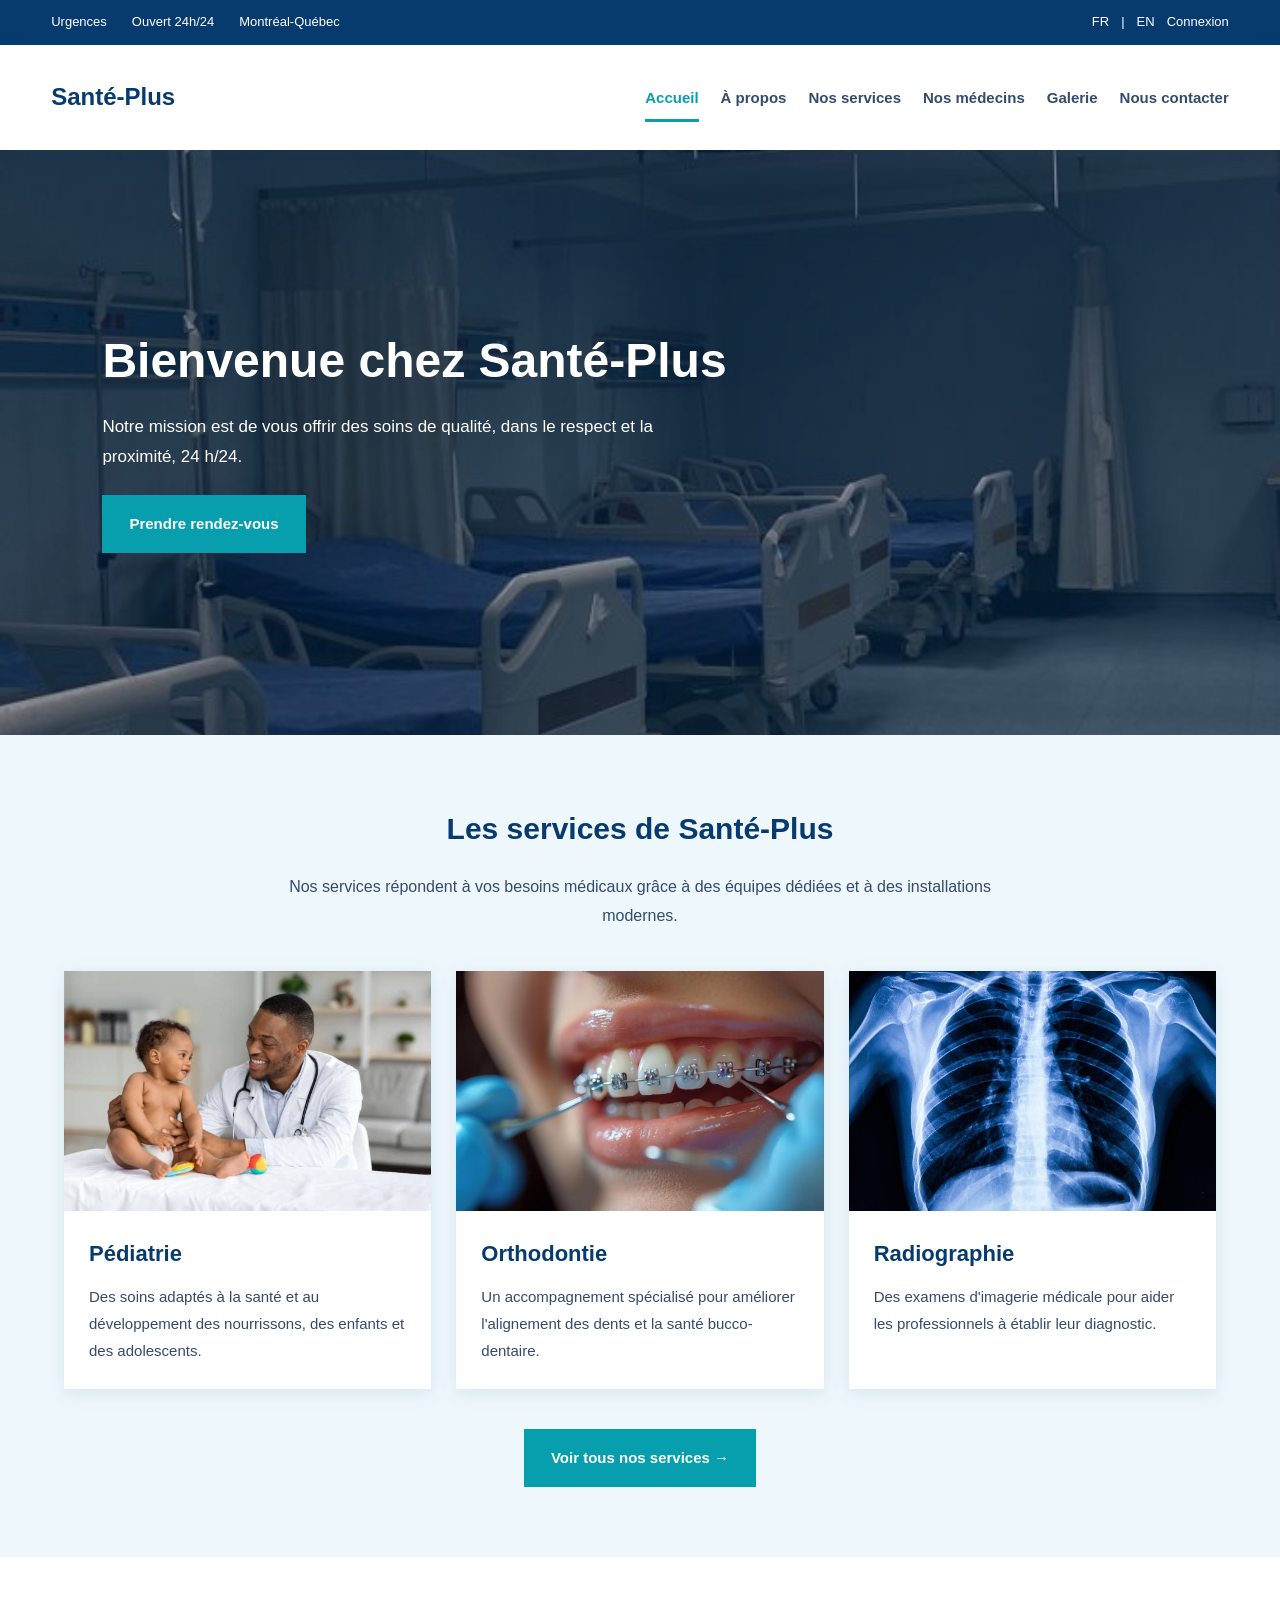
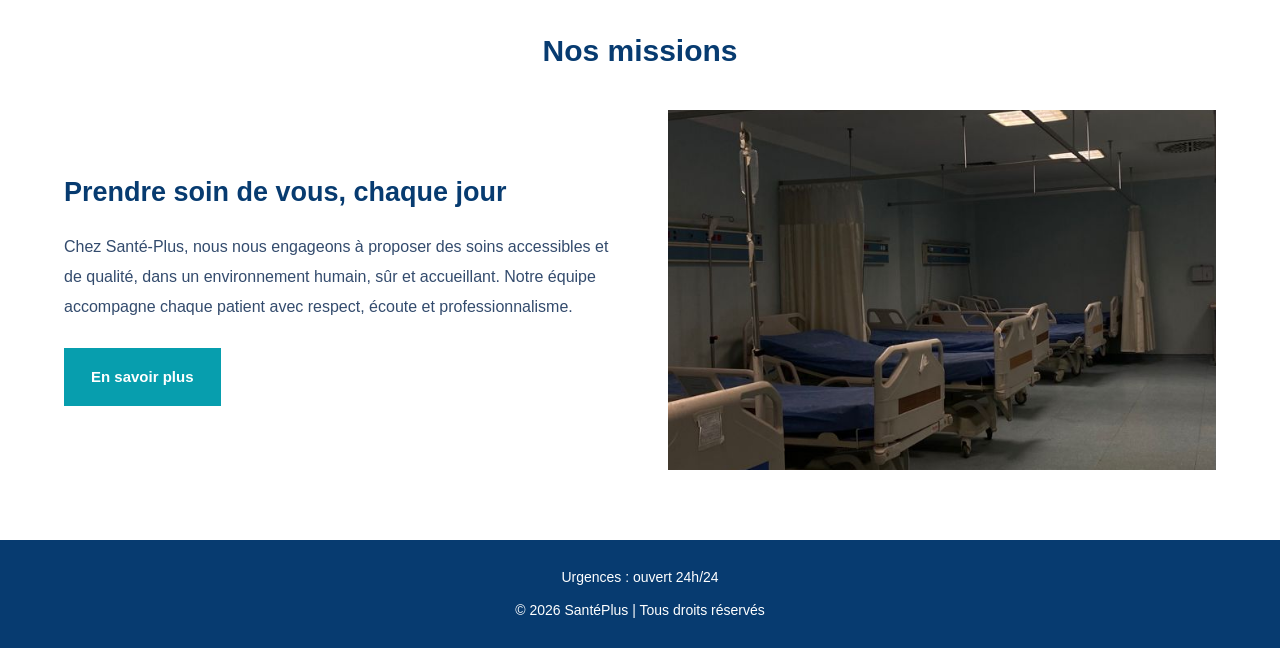
<file: index.html>
<!DOCTYPE html>
<html lang="fr">
<head>
    <meta charset="UTF-8">
    <meta name="viewport" content="width=device-width, initial-scale=1.0">

    <title>Hôpital SantéPlus</title>

    <link rel="stylesheet" href="style.css">
</head>
<body>


    <section class="top-bar">
        <div class="top-bar-left">
            <span>Urgences</span>
            <span>Ouvert 24h/24</span>
            <span>Montréal-Québec</span>
        </div>

        <div class="top-bar-right">
            <a href="#">FR</a>
            <span>|</span>
            <a href="#">EN</a>
            <a href="#">Connexion</a>
        </div>
    </section>

    <!-- EN-TÊTE ET NAVIGATION -->
    <header class="header">
        <a href="index.html" class="logo">Santé-Plus</a>

        <nav class="navbar">
            <a href="index.html" class="active">Accueil</a>
            <a href="apropos.html">À propos</a>
            <a href="services.html">Nos services</a>
            <a href="medecins.html">Nos médecins</a>
            <a href="galerie.html">Galerie</a>
            <a href="contact.html">Nous contacter</a>
        </nav>
    </header>

    <!-- BANNIÈRE PRINCIPALE -->
    <section class="hero">
        <h1>Bienvenue chez Santé-Plus</h1>

        <p>
            Notre mission est de vous offrir des soins de qualité,
            dans le respect et la proximité, 24 h/24.
        </p>

        <a href="contact.html" class="btn">
            Prendre rendez-vous
        </a>
    </section>

    <!-- NOS SERVICES -->
    <section id="services" class="services-section">
        <h2>Les services de Santé-Plus</h2>

        <p class="service-p">
            Nos services répondent à vos besoins médicaux grâce à
            des équipes dédiées et à des installations modernes.
        </p>

        <div class="services">

            <!-- PÉDIATRIE -->
            <article class="service">
                <img
                    src="images/pediatrie.jpg"
                    alt="Service de pédiatrie"
                >

                <div class="service-content">
                    <h3>Pédiatrie</h3>

                    <p>
                        Des soins adaptés à la santé et au développement
                        des nourrissons, des enfants et des adolescents.
                    </p>
                </div>
            </article>

            <!-- ORTHODONTIE -->
            <article class="service">
                <img
                    src="images/ortho.jpg"
                    alt="Service d'orthodontie"
                >

                <div class="service-content">
                    <h3>Orthodontie</h3>

                    <p>
                        Un accompagnement spécialisé pour améliorer
                        l'alignement des dents et la santé bucco-dentaire.
                    </p>
                </div>
            </article>

            <!-- RADIOGRAPHIE -->
            <article class="service">
                <img
                    src="images/radio.jpg"
                    alt="Service de radiographie"
                >

                <div class="service-content">
                    <h3>Radiographie</h3>

                    <p>
                        Des examens d'imagerie médicale pour aider
                        les professionnels à établir leur diagnostic.
                    </p>
                </div>
            </article>

        </div>

        <!-- BOUTON VERS TOUS LES SERVICES -->
        <div class="all-services">
            <a href="services.html" class="btn">
                Voir tous nos services →
            </a>
        </div>
    </section>

    <!-- NOS MISSIONS -->
    <section id="missions" class="missions-section">
        <h2>Nos missions</h2>

        <div class="missions">

            <div class="mission-text">
                <h3>Prendre soin de vous, chaque jour</h3>

                <p>
                    Chez Santé-Plus, nous nous engageons à proposer
                    des soins accessibles et de qualité, dans un
                    environnement humain, sûr et accueillant.

                    Notre équipe accompagne chaque patient avec
                    respect, écoute et professionnalisme.
                </p>

                <a href="apropos.html" class="btn">
                    En savoir plus
                </a>
            </div>

            <div class="mission-img">
                <img
                    src="images/hh.jpg"
                    alt="Établissement Santé-Plus"
                >
            </div>

        </div>
    </section>

    <!-- PIED DE PAGE -->
    <footer id="contact">
        <p>Urgences : ouvert 24h/24</p>
        <p>&copy; 2026 SantéPlus | Tous droits réservés</p>
    </footer>

</body>
</html>
</file>
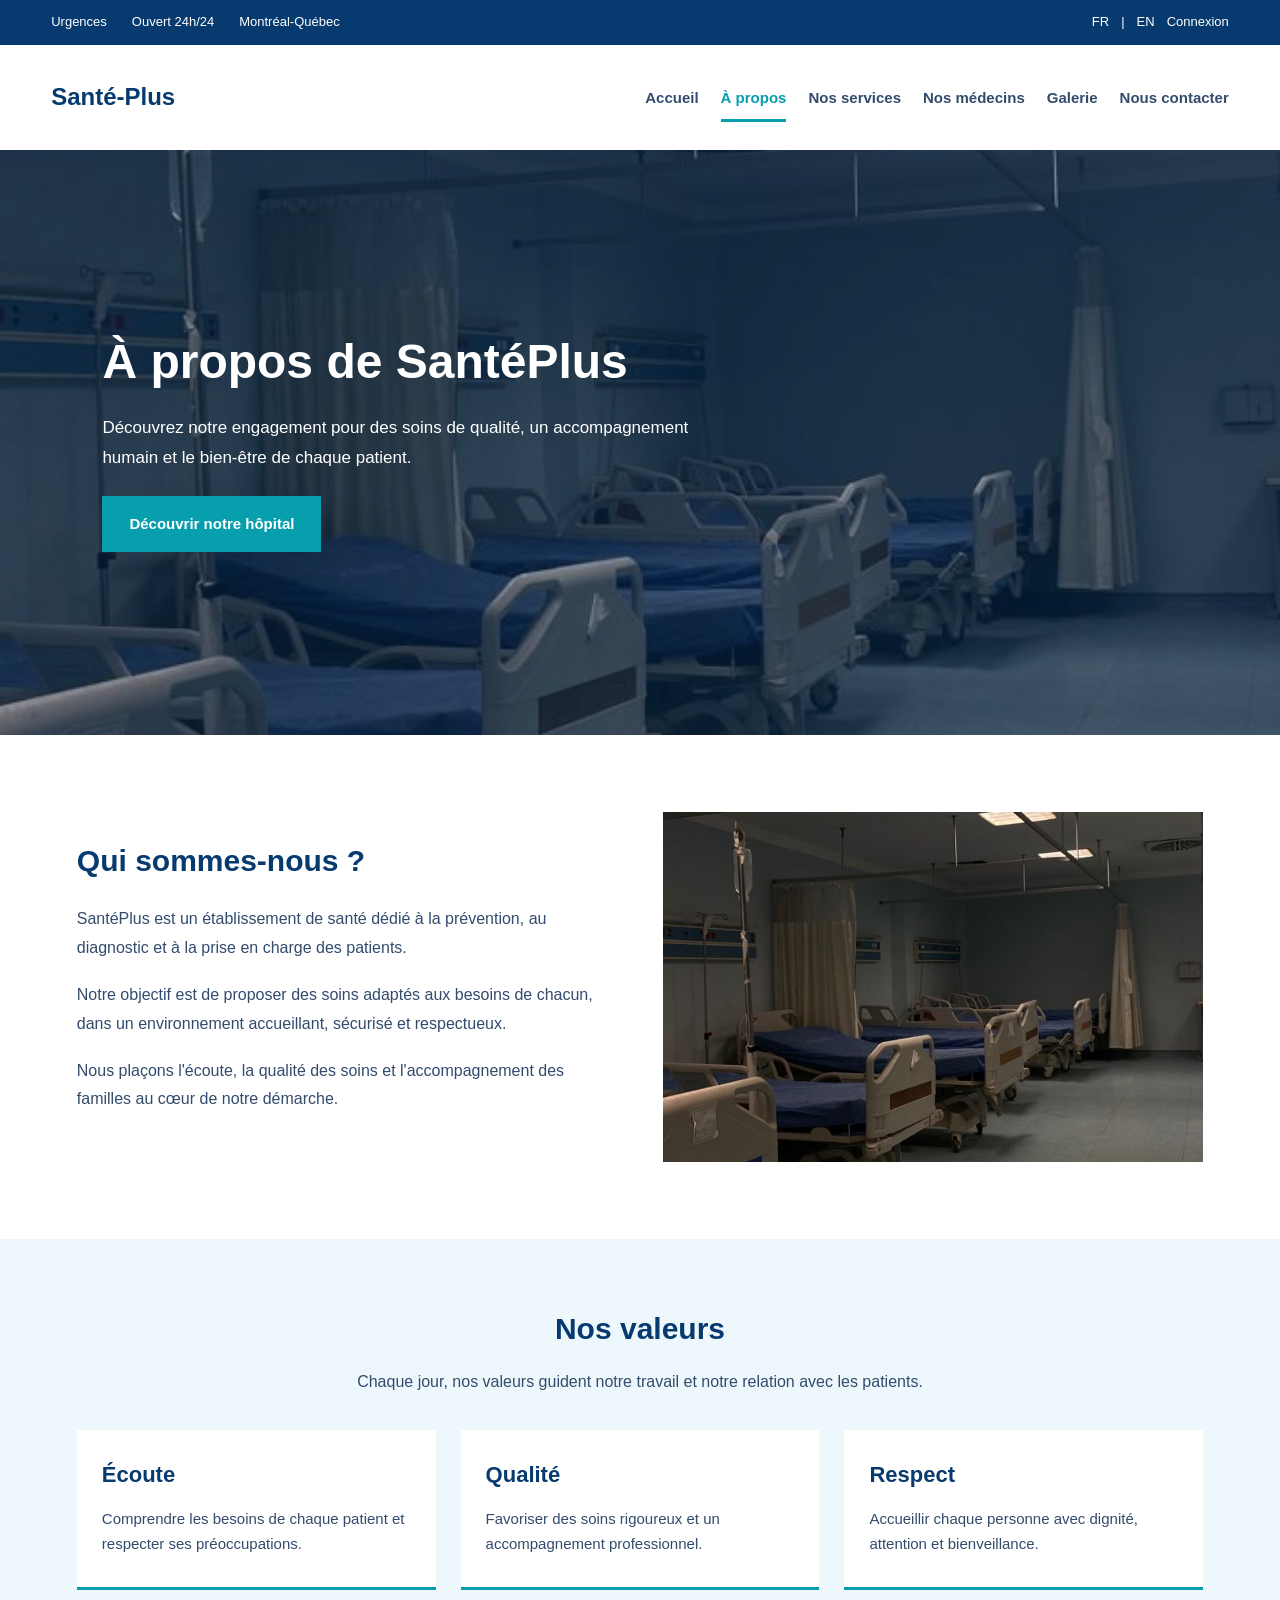
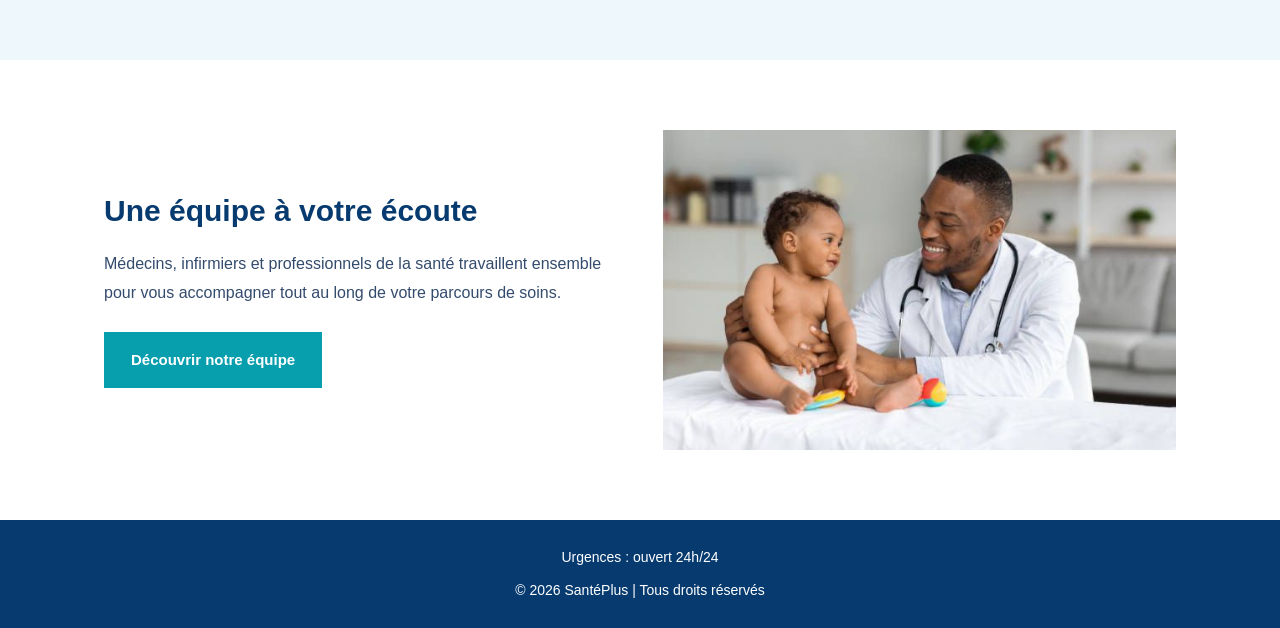
<file: apropos.html>
<!DOCTYPE html>
<html lang="fr">
<head>
    <meta charset="UTF-8">
    <meta name="viewport" content="width=device-width, initial-scale=1.0">
    <title>À propos - Hôpital SantéPlus</title>
    <link rel="stylesheet" href="apropos.css">
</head>
<body>

    <section class="top-bar">
        <div class="top-bar-left">
            <span>Urgences</span>
            <span>Ouvert 24h/24</span>
            <span>Montréal-Québec</span>
        </div>

        <div class="top-bar-right">
            <a href="#">FR</a>
            <span>|</span>
            <a href="#">EN</a>
            <a href="#">Connexion</a>
        </div>
    </section>

    <header class="header">
        <a href="index.html" class="logo">Santé-Plus</a>

        <nav class="navbar">
            <a href="index.html">Accueil</a>
            <a href="apropos.html" class="active">À propos</a>
            <a href="services.html">Nos services</a>
            <a href="medecins.html">Nos médecins</a>
            <a href="galerie.html">Galerie</a>
            <a href="contact.html">Nous contacter</a>
        </nav>
    </header>

    <section class="hero about-hero">
        <h1>À propos de SantéPlus</h1>

        <p>
            Découvrez notre engagement pour des soins de qualité,
            un accompagnement humain et le bien-être de chaque patient.
        </p>

        <a href="#presentation" class="btn">Découvrir notre hôpital</a>
    </section>

    <section id="presentation" class="about-section">
        <div class="about-content">
            <div class="about-text">
                <h2>Qui sommes-nous ?</h2>

                <p>
                    SantéPlus est un établissement de santé dédié
                    à la prévention, au diagnostic et à la prise en
                    charge des patients.
                </p>

                <p>
                    Notre objectif est de proposer des soins adaptés
                    aux besoins de chacun, dans un environnement
                    accueillant, sécurisé et respectueux.
                </p>

                <p>
                    Nous plaçons l'écoute, la qualité des soins et
                    l'accompagnement des familles au cœur de notre
                    démarche.
                </p>
            </div>

            <div class="about-image">
                <img src="images/hh.jpg" alt="Notre établissement de santé">
            </div>
        </div>
    </section>

    <section class="values-section">
        <h2>Nos valeurs</h2>

        <p class="service-p">
            Chaque jour, nos valeurs guident notre travail
            et notre relation avec les patients.
        </p>

        <div class="values">
            <div class="value">
                <h3>Écoute</h3>
                <p>
                    Comprendre les besoins de chaque patient
                    et respecter ses préoccupations.
                </p>
            </div>

            <div class="value">
                <h3>Qualité</h3>
                <p>
                    Favoriser des soins rigoureux et un
                    accompagnement professionnel.
                </p>
            </div>

            <div class="value">
                <h3>Respect</h3>
                <p>
                    Accueillir chaque personne avec dignité,
                    attention et bienveillance.
                </p>
            </div>
        </div>
    </section>

    <section class="about-team">
        <div class="about-team-text">
            <h2>Une équipe à votre écoute</h2>

            <p>
                Médecins, infirmiers et professionnels de la santé
                travaillent ensemble pour vous accompagner tout au
                long de votre parcours de soins.
            </p>

            <a href="index.html#missions" class="btn">
                Découvrir notre équipe
            </a>
        </div>

        <div class="about-team-image">
            <img src="images/pediatrie.jpg" alt="Professionnels de santé">
        </div>
    </section>

    <footer id="contact">
        <p>Urgences : ouvert 24h/24</p>
        <p>&copy; 2026 SantéPlus | Tous droits réservés</p>
    </footer>

</body>
</html>
</file>
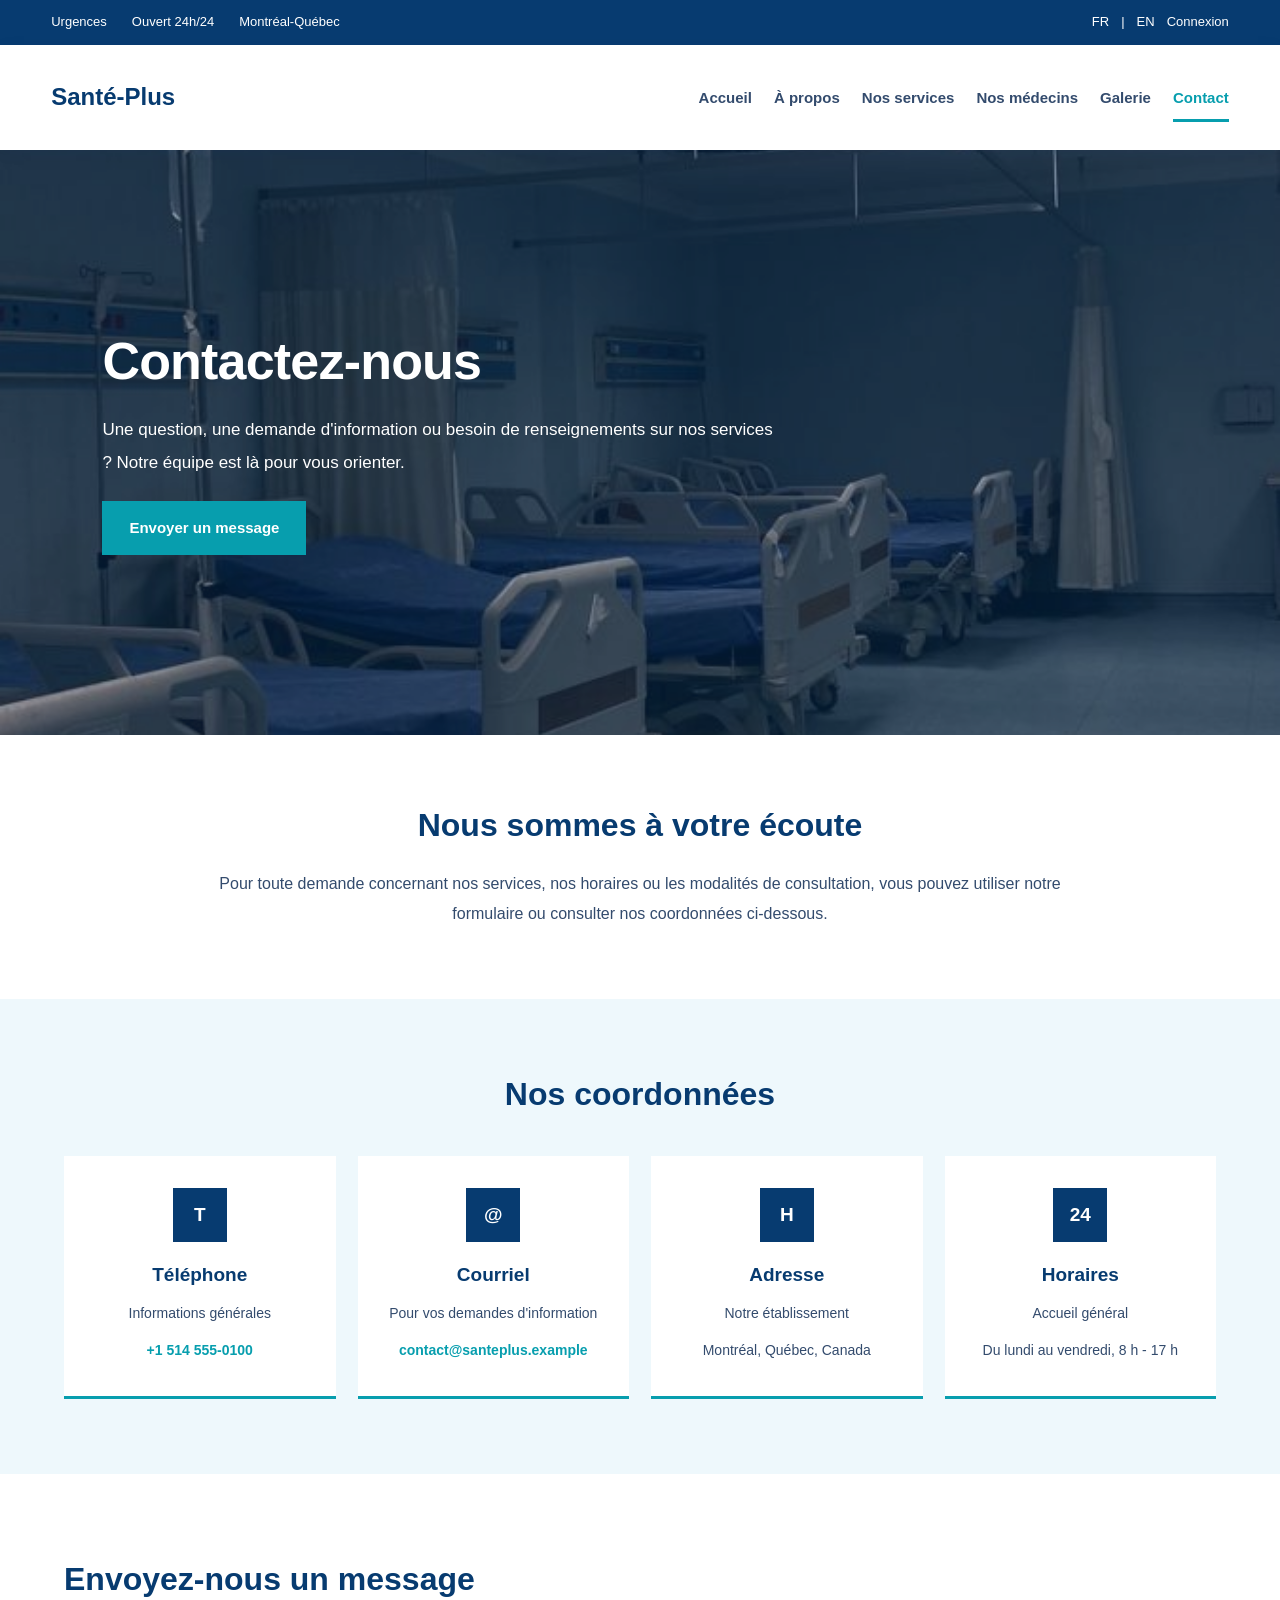
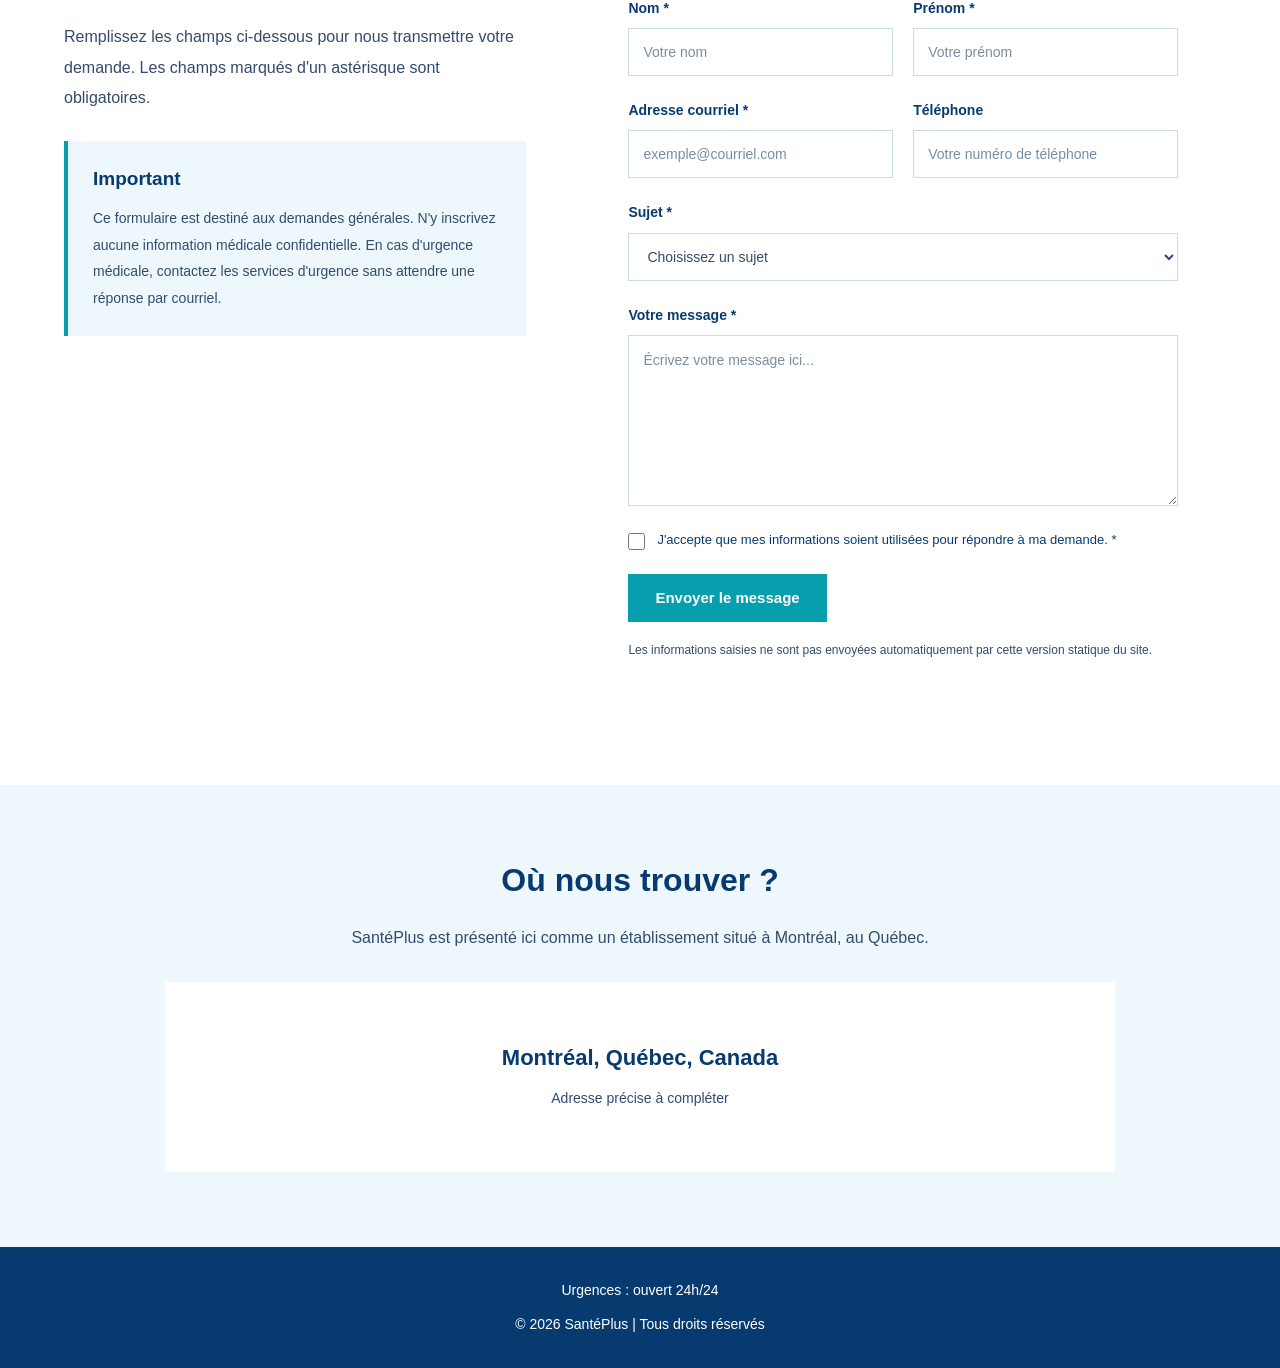
<file: contact.html>
<!DOCTYPE html>
<html lang="fr">
<head>
    <meta charset="UTF-8">
    <meta name="viewport" content="width=device-width, initial-scale=1.0">

    <title>Nous contacter - Hôpital SantéPlus</title>

    <link rel="stylesheet" href="contact.css">
</head>
<body>

    <!-- Barre supérieure -->
    <section class="top-bar">
        <div class="top-bar-left">
            <span>Urgences</span>
            <span>Ouvert 24h/24</span>
            <span>Montréal-Québec</span>
        </div>

        <div class="top-bar-right">
            <a href="#">FR</a>
            <span>|</span>
            <a href="#">EN</a>
            <a href="#">Connexion</a>
        </div>
    </section>

    <!-- En-tête et navigation -->
    <header class="header">
        <a href="index.html" class="logo">Santé-Plus</a>

        <nav class="navbar">
            <a href="index.html">Accueil</a>
            <a href="apropos.html">À propos</a>
            <a href="services.html">Nos services</a>
            <a href="medecins.html">Nos médecins</a>
            <a href="galerie.html">Galerie</a>
            <a href="contact.html" class="active">Contact</a>
        </nav>
    </header>

    <!-- Bannière principale -->
    <section class="hero">
        <h1>Contactez-nous</h1>

        <p>
            Une question, une demande d'information ou besoin
            de renseignements sur nos services ? Notre équipe
            est là pour vous orienter.
        </p>

        <a href="#formulaire" class="btn">Envoyer un message</a>
    </section>

    <!-- Introduction -->
    <section class="intro-section">
        <h2>Nous sommes à votre écoute</h2>

        <p>
            Pour toute demande concernant nos services, nos horaires
            ou les modalités de consultation, vous pouvez utiliser
            notre formulaire ou consulter nos coordonnées ci-dessous.
        </p>
    </section>

    <!-- Coordonnées -->
    <section class="contact-info-section">
        <h2>Nos coordonnées</h2>

        <div class="contact-info-grid">

            <article class="info-card">
                <div class="info-icon">T</div>
                <h3>Téléphone</h3>
                <p>Informations générales</p>
                <a href="tel:+15145550100">+1 514 555-0100</a>
            </article>

            <article class="info-card">
                <div class="info-icon">@</div>
                <h3>Courriel</h3>
                <p>Pour vos demandes d'information</p>
                <a href="mailto:contact@santeplus.example">
                    contact@santeplus.example
                </a>
            </article>

            <article class="info-card">
                <div class="info-icon">H</div>
                <h3>Adresse</h3>
                <p>Notre établissement</p>
                <span>Montréal, Québec, Canada</span>
            </article>

            <article class="info-card">
                <div class="info-icon">24</div>
                <h3>Horaires</h3>
                <p>Accueil général</p>
                <span>Du lundi au vendredi, 8 h - 17 h</span>
            </article>

        </div>
    </section>

    <!-- Formulaire et informations -->
    <section class="form-section" id="formulaire">

        <div class="form-intro">
            <h2>Envoyez-nous un message</h2>

            <p>
                Remplissez les champs ci-dessous pour nous transmettre
                votre demande. Les champs marqués d'un astérisque
                sont obligatoires.
            </p>

            <div class="important-note">
                <h3>Important</h3>
                <p>
                    Ce formulaire est destiné aux demandes générales.
                    N'y inscrivez aucune information médicale confidentielle.
                    En cas d'urgence médicale, contactez les services
                    d'urgence sans attendre une réponse par courriel.
                </p>
            </div>
        </div>

        <form class="contact-form"
              action="#"
              method="post">

            <div class="form-row">
                <div class="form-group">
                    <label for="nom">Nom *</label>
                    <input
                        type="text"
                        id="nom"
                        name="nom"
                        placeholder="Votre nom"
                        required
                    >
                </div>

                <div class="form-group">
                    <label for="prenom">Prénom *</label>
                    <input
                        type="text"
                        id="prenom"
                        name="prenom"
                        placeholder="Votre prénom"
                        required
                    >
                </div>
            </div>

            <div class="form-row">
                <div class="form-group">
                    <label for="email">Adresse courriel *</label>
                    <input
                        type="email"
                        id="email"
                        name="email"
                        placeholder="exemple@courriel.com"
                        required
                    >
                </div>

                <div class="form-group">
                    <label for="telephone">Téléphone</label>
                    <input
                        type="tel"
                        id="telephone"
                        name="telephone"
                        placeholder="Votre numéro de téléphone"
                    >
                </div>
            </div>

            <div class="form-group">
                <label for="sujet">Sujet *</label>

                <select id="sujet" name="sujet" required>
                    <option value="">Choisissez un sujet</option>
                    <option value="information">Demande d'information</option>
                    <option value="services">Informations sur les services</option>
                    <option value="rendez-vous">Rendez-vous</option>
                    <option value="autre">Autre demande</option>
                </select>
            </div>

            <div class="form-group">
                <label for="message">Votre message *</label>

                <textarea
                    id="message"
                    name="message"
                    rows="6"
                    placeholder="Écrivez votre message ici..."
                    required
                ></textarea>
            </div>

            <div class="form-group checkbox-group">
                <input
                    type="checkbox"
                    id="confidentialite"
                    name="confidentialite"
                    required
                >

                <label for="confidentialite">
                    J'accepte que mes informations soient utilisées
                    pour répondre à ma demande. *
                </label>
            </div>

            <button type="submit" class="btn">
                Envoyer le message
            </button>

            <p class="form-note">
                Les informations saisies ne sont pas envoyées
                automatiquement par cette version statique du site.
            </p>

        </form>
    </section>

    <!-- Localisation -->
    <section class="location-section">
        <h2>Où nous trouver ?</h2>

        <p>
            SantéPlus est présenté ici comme un établissement situé
            à Montréal, au Québec.
        </p>

        <div class="location-box">
            <p>Montréal, Québec, Canada</p>
            <span>Adresse précise à compléter</span>
        </div>
    </section>

    <!-- Pied de page -->
    <footer>
        <p>Urgences : ouvert 24h/24</p>
        <p>&copy; 2026 SantéPlus | Tous droits réservés</p>
    </footer>

</body>
</html>
</file>
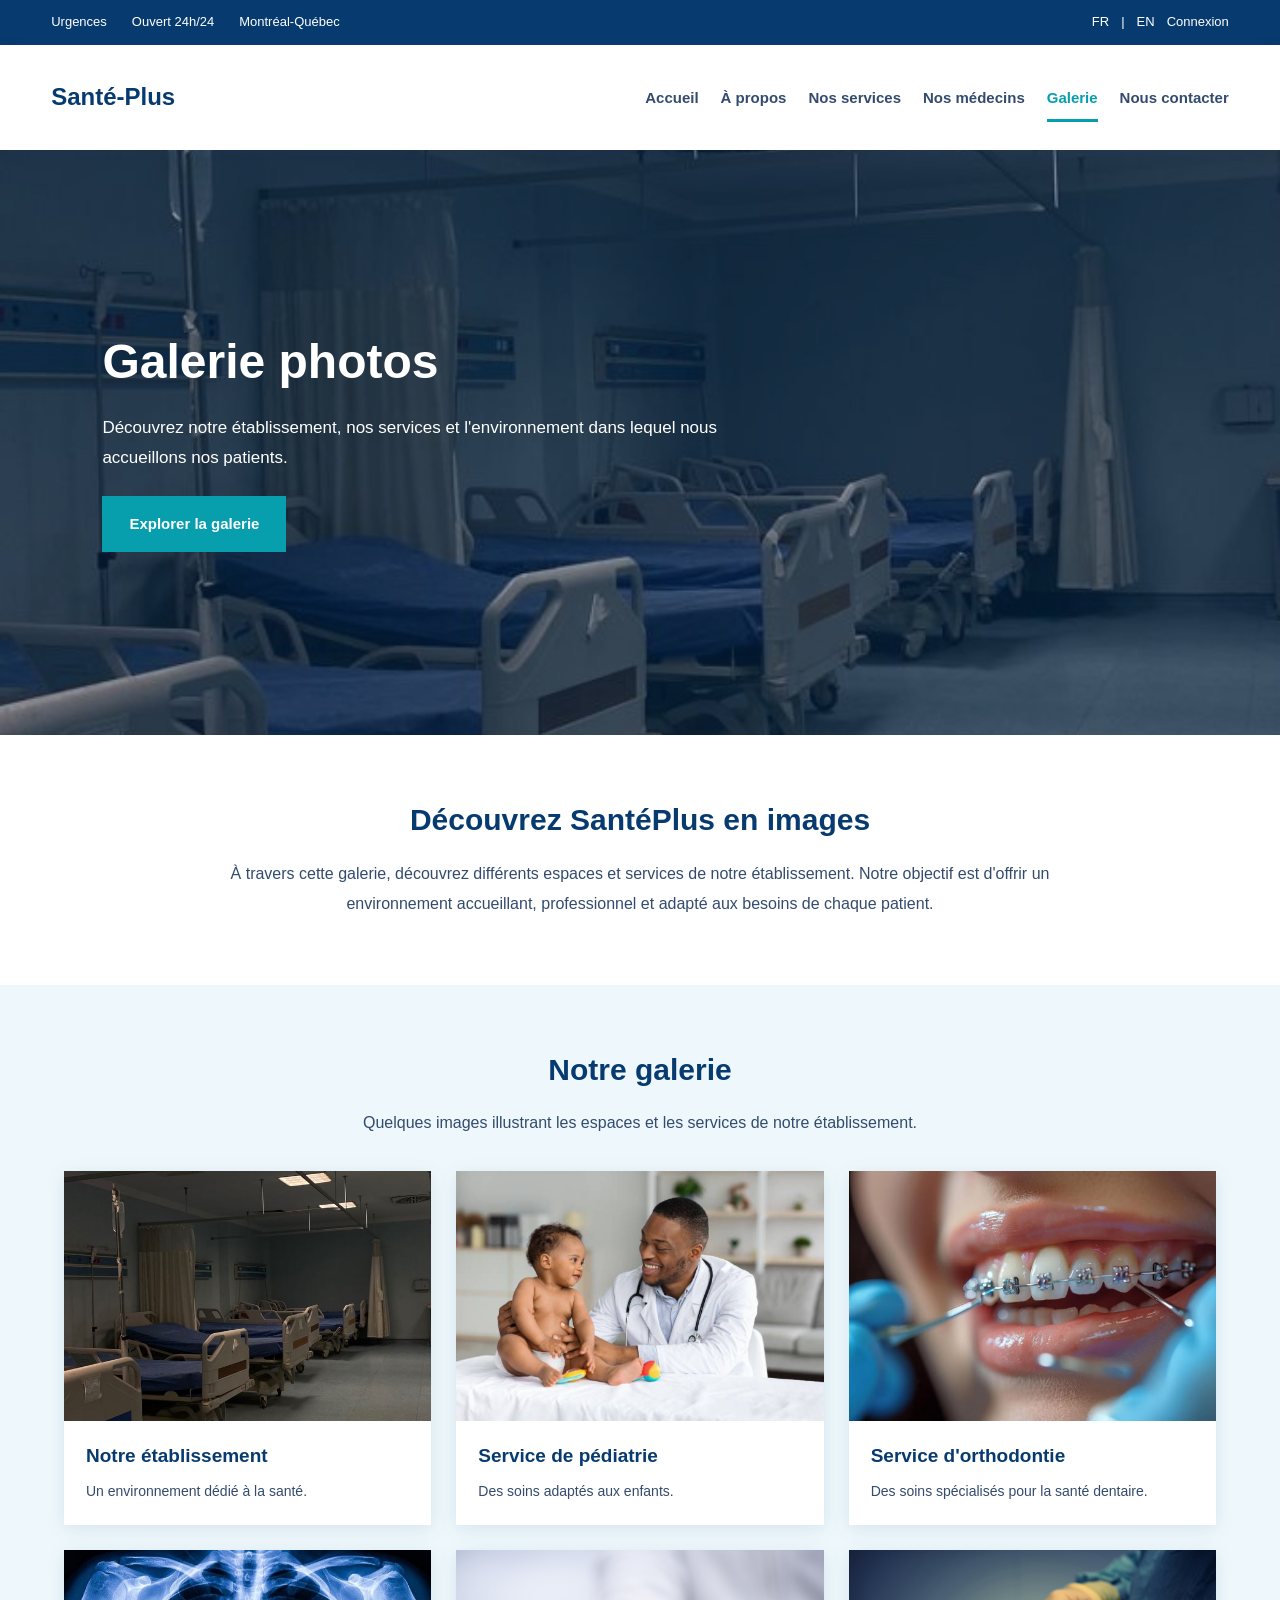
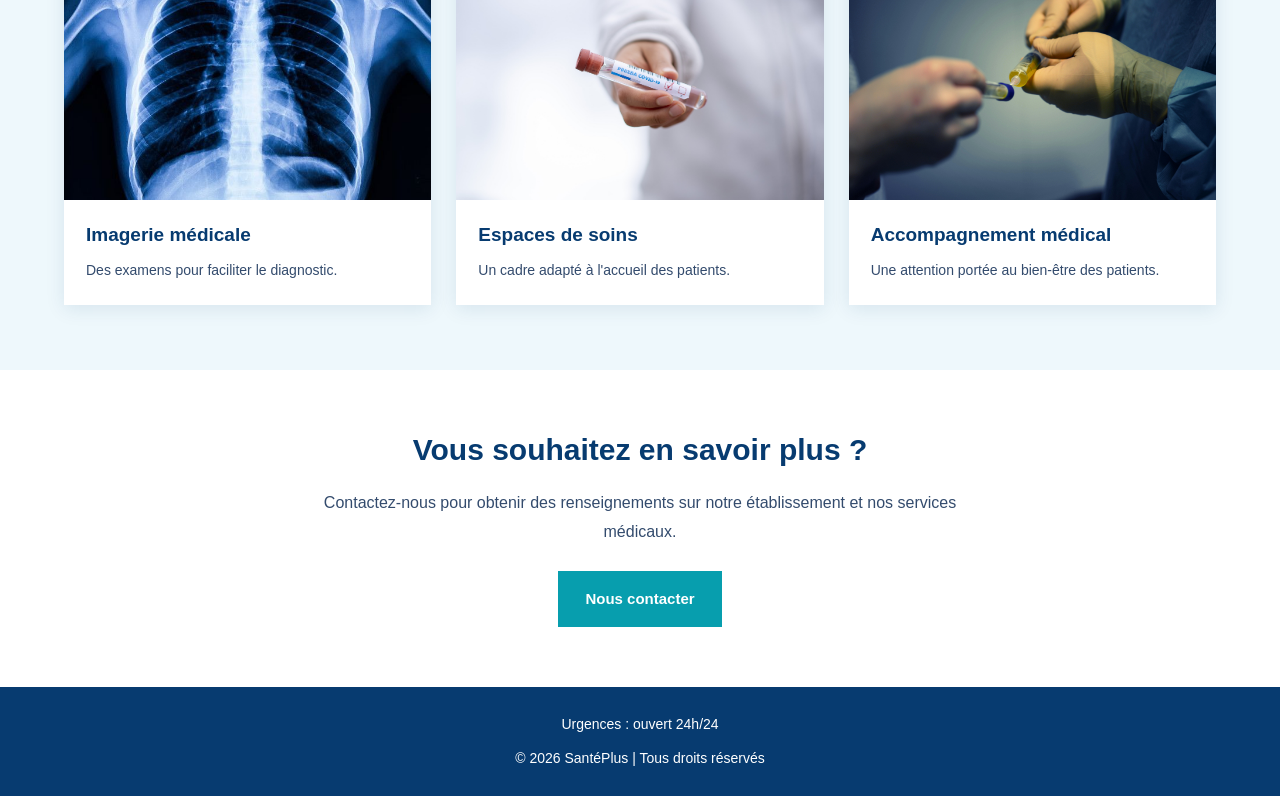
<file: galerie.html>
<!DOCTYPE html>
<html lang="fr">
<head>
    <meta charset="UTF-8">
    <meta name="viewport" content="width=device-width, initial-scale=1.0">

    <title>Galerie - Hôpital SantéPlus</title>

    <link rel="stylesheet" href="galerie.css">
</head>
<body>

    <!-- Barre supérieure -->
    <section class="top-bar">
        <div class="top-bar-left">
            <span>Urgences</span>
            <span>Ouvert 24h/24</span>
            <span>Montréal-Québec</span>
        </div>

        <div class="top-bar-right">
            <a href="#">FR</a>
            <span>|</span>
            <a href="#">EN</a>
            <a href="#">Connexion</a>
        </div>
    </section>

    <!-- En-tête et navigation -->
    <header class="header">
        <a href="index.html" class="logo">Santé-Plus</a>

        <nav class="navbar">
            <a href="index.html">Accueil</a>
            <a href="apropos.html">À propos</a>
            <a href="services.html">Nos services</a>
            <a href="medecins.html">Nos médecins</a>
            <a href="galerie.html" class="active">Galerie</a>
            <a href="contact.html">Nous contacter</a>
        </nav>
    </header>

    <!-- Bannière principale -->
    <section class="hero">
        <h1>Galerie photos</h1>

        <p>
            Découvrez notre établissement, nos services et
            l'environnement dans lequel nous accueillons nos patients.
        </p>

        <a href="#galerie" class="btn">Explorer la galerie</a>
    </section>

    <!-- Introduction -->
    <section class="intro-section">
        <h2>Découvrez SantéPlus en images</h2>

        <p>
            À travers cette galerie, découvrez différents espaces
            et services de notre établissement. Notre objectif est
            d'offrir un environnement accueillant, professionnel
            et adapté aux besoins de chaque patient.
        </p>
    </section>

    <!-- Galerie -->
    <section class="gallery-section" id="galerie">
        <h2>Notre galerie</h2>

        <p class="section-description">
            Quelques images illustrant les espaces et les services
            de notre établissement.
        </p>

        <div class="gallery-grid">

            <figure class="gallery-item">
                <img src="images/hh.jpg"
                     alt="Vue de l'établissement SantéPlus">

                <figcaption>
                    <h3>Notre établissement</h3>
                    <p>Un environnement dédié à la santé.</p>
                </figcaption>
            </figure>

            <figure class="gallery-item">
                <img src="images/pediatrie.jpg"
                     alt="Espace de pédiatrie">

                <figcaption>
                    <h3>Service de pédiatrie</h3>
                    <p>Des soins adaptés aux enfants.</p>
                </figcaption>
            </figure>

            <figure class="gallery-item">
                <img src="images/ortho.jpg"
                     alt="Service d'orthodontie">

                <figcaption>
                    <h3>Service d'orthodontie</h3>
                    <p>Des soins spécialisés pour la santé dentaire.</p>
                </figcaption>
            </figure>

            <figure class="gallery-item">
                <img src="images/radio.jpg"
                     alt="Équipement de radiographie">

                <figcaption>
                    <h3>Imagerie médicale</h3>
                    <p>Des examens pour faciliter le diagnostic.</p>
                </figcaption>
            </figure>

            <figure class="gallery-item">
                <img src="images/gal.jpg"
                     alt="Espaces de soins de SantéPlus">

                <figcaption>
                    <h3>Espaces de soins</h3>
                    <p>Un cadre adapté à l'accueil des patients.</p>
                </figcaption>
            </figure>

            <figure class="gallery-item">
                <img src="images/f2.jpg"
                     alt="Professionnels et soins pédiatriques">

                <figcaption>
                    <h3>Accompagnement médical</h3>
                    <p>Une attention portée au bien-être des patients.</p>
                </figcaption>
            </figure>

        </div>
    </section>

    <!-- Section de contact -->
    <section class="contact-section">
        <h2>Vous souhaitez en savoir plus ?</h2>

        <p>
            Contactez-nous pour obtenir des renseignements sur
            notre établissement et nos services médicaux.
        </p>

        <a href="index.html#contact" class="btn">
            Nous contacter
        </a>
    </section>

    <!-- Pied de page -->
    <footer id="contact">
        <p>Urgences : ouvert 24h/24</p>
        <p>&copy; 2026 SantéPlus | Tous droits réservés</p>
    </footer>

</body>
</html>
</file>
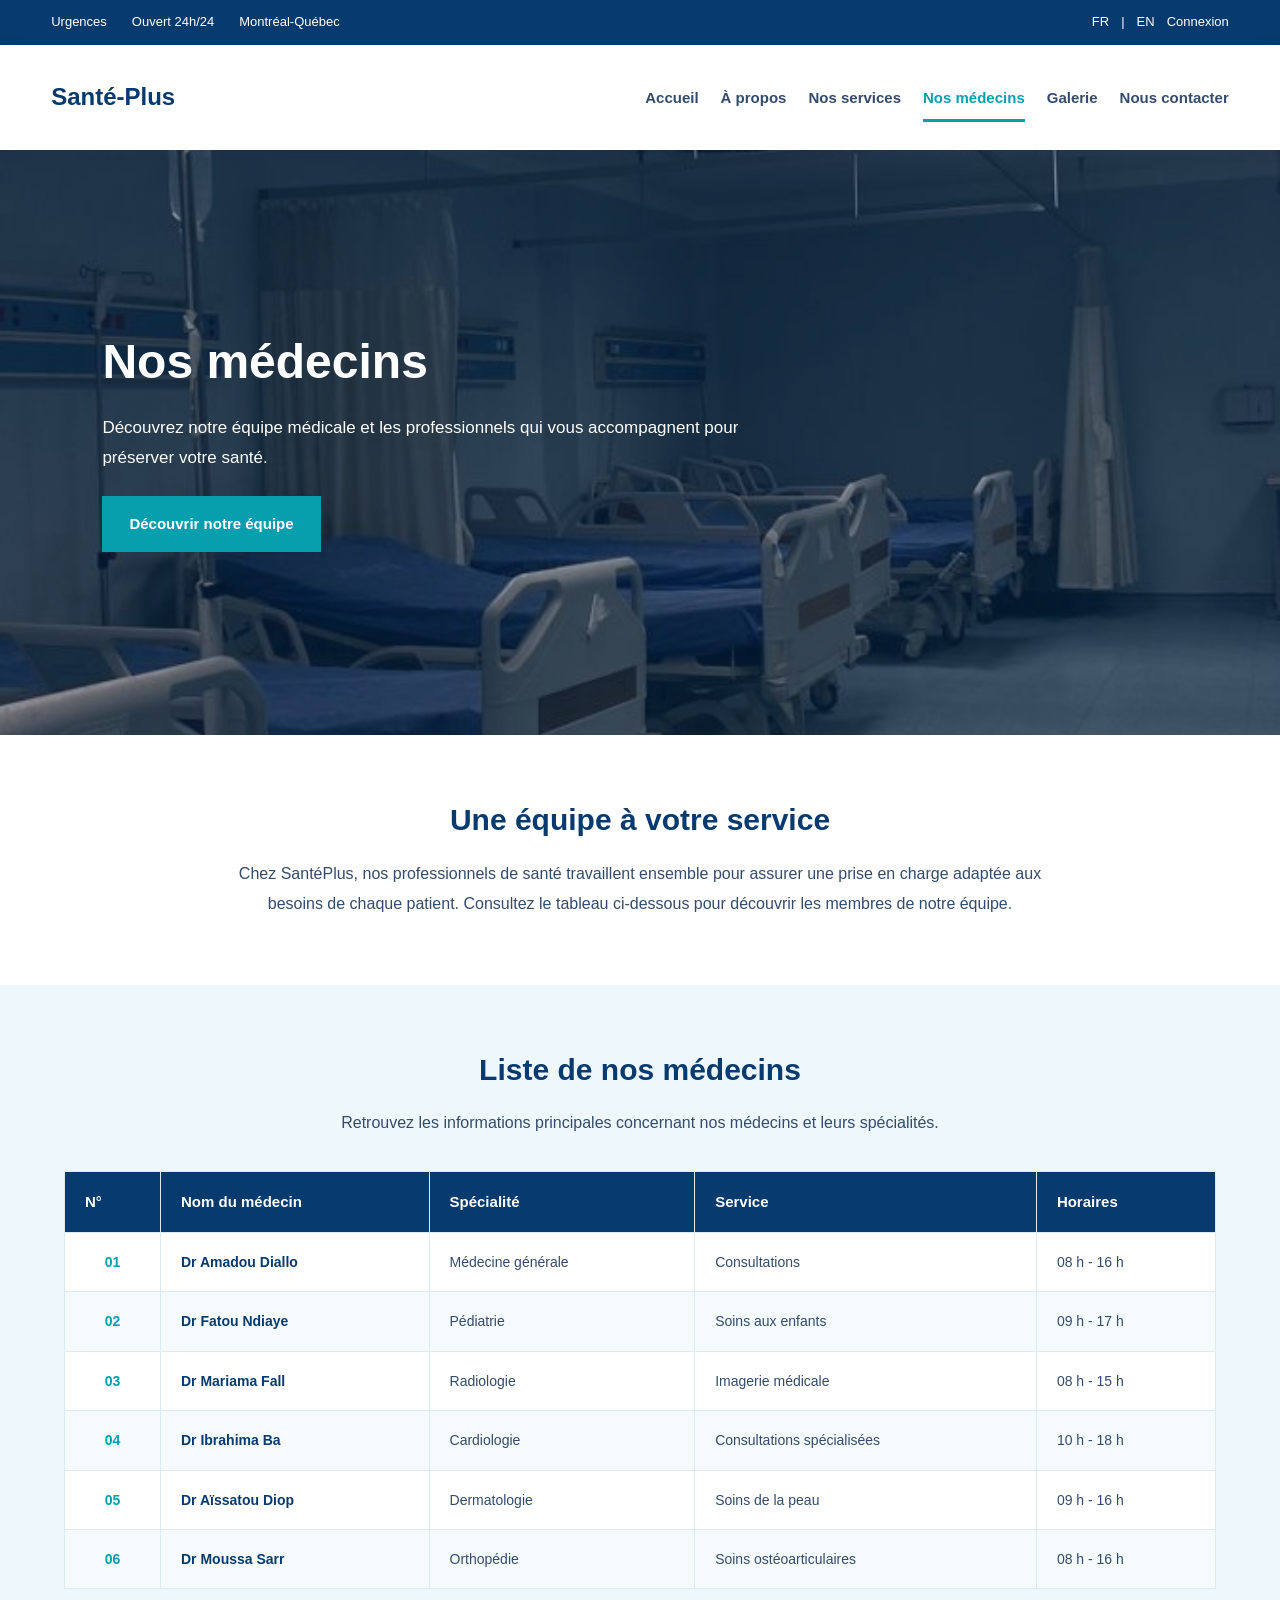
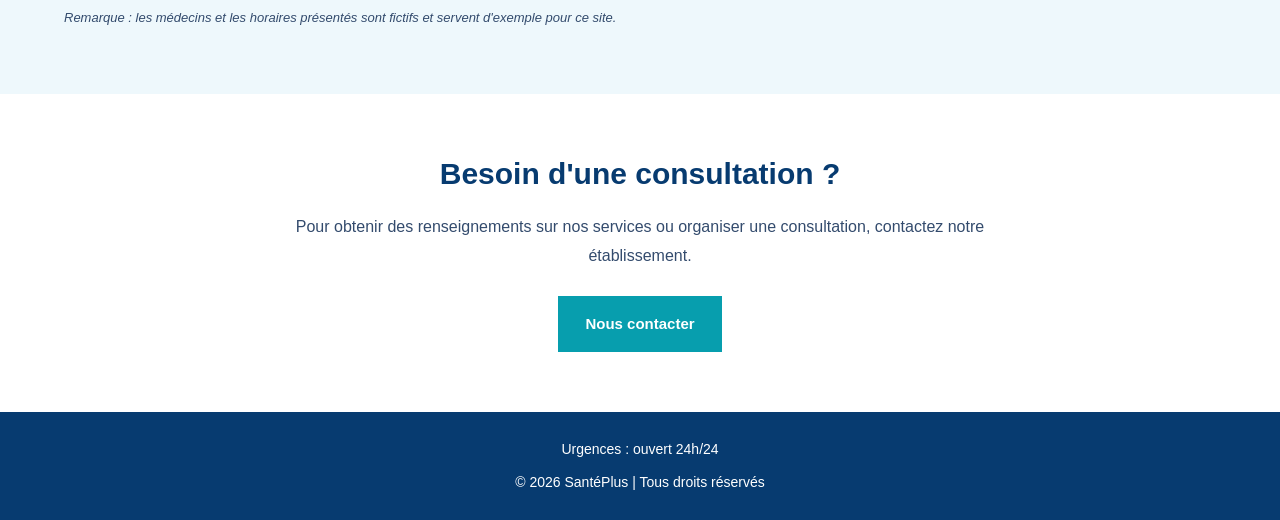
<file: medecins.html>
<!DOCTYPE html>
<html lang="fr">
<head>
    <meta charset="UTF-8">
    <meta name="viewport" content="width=device-width, initial-scale=1.0">

    <title>Nos médecins - Hôpital SantéPlus</title>

    <link rel="stylesheet" href="medecins.css">
</head>
<body>

    <!-- Barre supérieure -->
    <section class="top-bar">
        <div class="top-bar-left">
            <span>Urgences</span>
            <span>Ouvert 24h/24</span>
            <span>Montréal-Québec</span>
        </div>

        <div class="top-bar-right">
            <a href="#">FR</a>
            <span>|</span>
            <a href="#">EN</a>
            <a href="#">Connexion</a>
        </div>
    </section>

    <!-- En-tête et navigation -->
    <header class="header">
        <a href="index.html" class="logo">Santé-Plus</a>

        <nav class="navbar">
            <a href="index.html">Accueil</a>
            <a href="apropos.html">À propos</a>
            <a href="services.html">Nos services</a>
            <a href="medecins.html" class="active">Nos médecins</a>
            <a href="galerie.html">Galerie</a>
            <a href="contact.html">Nous contacter</a>
        </nav>
    </header>

    <!-- Bannière principale -->
    <section class="hero">
        <h1>Nos médecins</h1>

        <p>
            Découvrez notre équipe médicale et les professionnels
            qui vous accompagnent pour préserver votre santé.
        </p>

        <a href="#equipe" class="btn">Découvrir notre équipe</a>
    </section>

    <!-- Présentation -->
    <section class="intro-section">
        <h2>Une équipe à votre service</h2>

        <p>
            Chez SantéPlus, nos professionnels de santé travaillent
            ensemble pour assurer une prise en charge adaptée aux
            besoins de chaque patient. Consultez le tableau ci-dessous
            pour découvrir les membres de notre équipe.
        </p>
    </section>

    <!-- Tableau des médecins -->
    <section class="doctors-section" id="equipe">
        <h2>Liste de nos médecins</h2>

        <p class="section-description">
            Retrouvez les informations principales concernant
            nos médecins et leurs spécialités.
        </p>

        <div class="table-container">
            <table class="doctors-table">

                <thead>
                    <tr>
                        <th>N°</th>
                        <th>Nom du médecin</th>
                        <th>Spécialité</th>
                        <th>Service</th>
                        <th>Horaires</th>
                    </tr>
                </thead>

                <tbody>
                    <tr>
                        <td>01</td>
                        <td>Dr Amadou Diallo</td>
                        <td>Médecine générale</td>
                        <td>Consultations</td>
                        <td>08 h - 16 h</td>
                    </tr>

                    <tr>
                        <td>02</td>
                        <td>Dr Fatou Ndiaye</td>
                        <td>Pédiatrie</td>
                        <td>Soins aux enfants</td>
                        <td>09 h - 17 h</td>
                    </tr>

                    <tr>
                        <td>03</td>
                        <td>Dr Mariama Fall</td>
                        <td>Radiologie</td>
                        <td>Imagerie médicale</td>
                        <td>08 h - 15 h</td>
                    </tr>

                    <tr>
                        <td>04</td>
                        <td>Dr Ibrahima Ba</td>
                        <td>Cardiologie</td>
                        <td>Consultations spécialisées</td>
                        <td>10 h - 18 h</td>
                    </tr>

                    <tr>
                        <td>05</td>
                        <td>Dr Aïssatou Diop</td>
                        <td>Dermatologie</td>
                        <td>Soins de la peau</td>
                        <td>09 h - 16 h</td>
                    </tr>

                    <tr>
                        <td>06</td>
                        <td>Dr Moussa Sarr</td>
                        <td>Orthopédie</td>
                        <td>Soins ostéoarticulaires</td>
                        <td>08 h - 16 h</td>
                    </tr>
                </tbody>

            </table>
        </div>

        <p class="table-note">
            Remarque : les médecins et les horaires présentés sont
            fictifs et servent d'exemple pour ce site.
        </p>
    </section>
    <section class="appointment-section">
        <h2>Besoin d'une consultation ?</h2>

        <p>
            Pour obtenir des renseignements sur nos services ou
            organiser une consultation, contactez notre établissement.
        </p>

        <a href="index.html#contact" class="btn">
            Nous contacter
        </a>
    </section>

    <footer id="contact">
        <p>Urgences : ouvert 24h/24</p>
        <p>&copy; 2026 SantéPlus | Tous droits réservés</p>
    </footer>

</body>
</html>
</file>
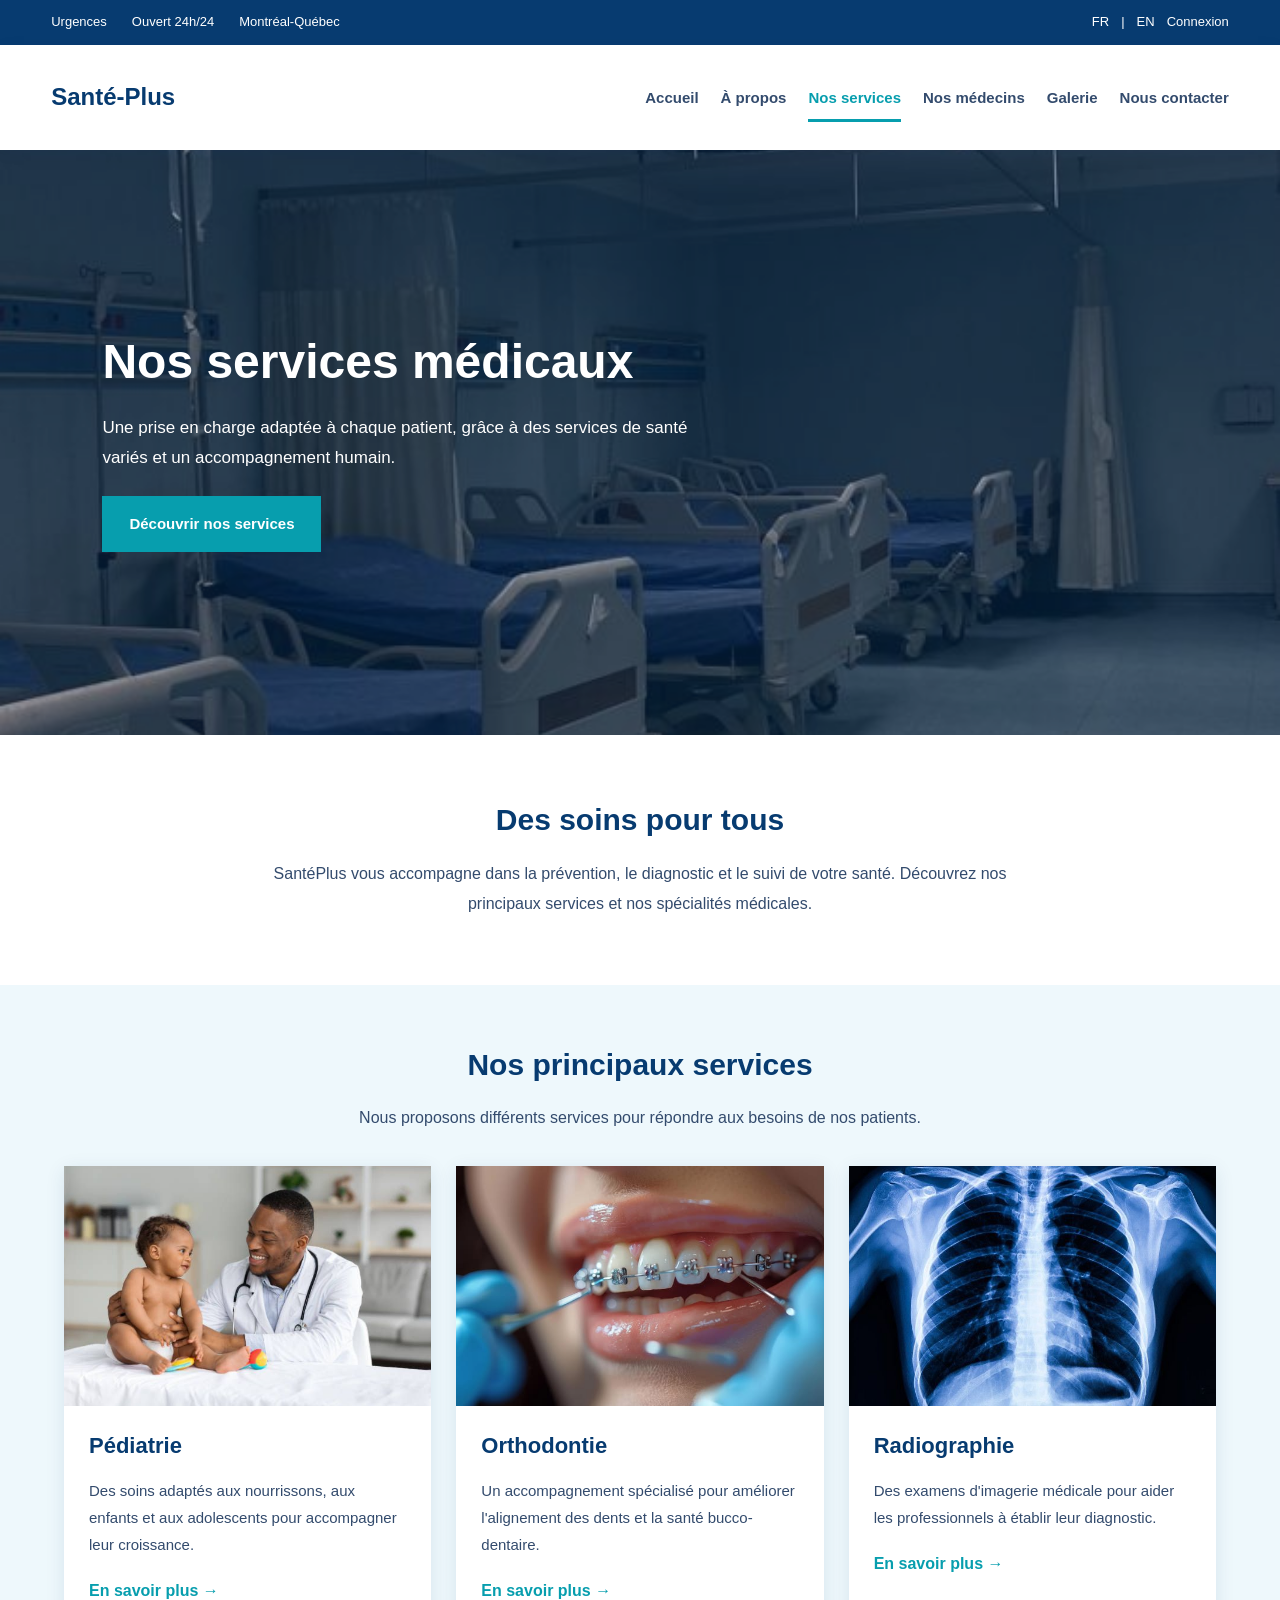
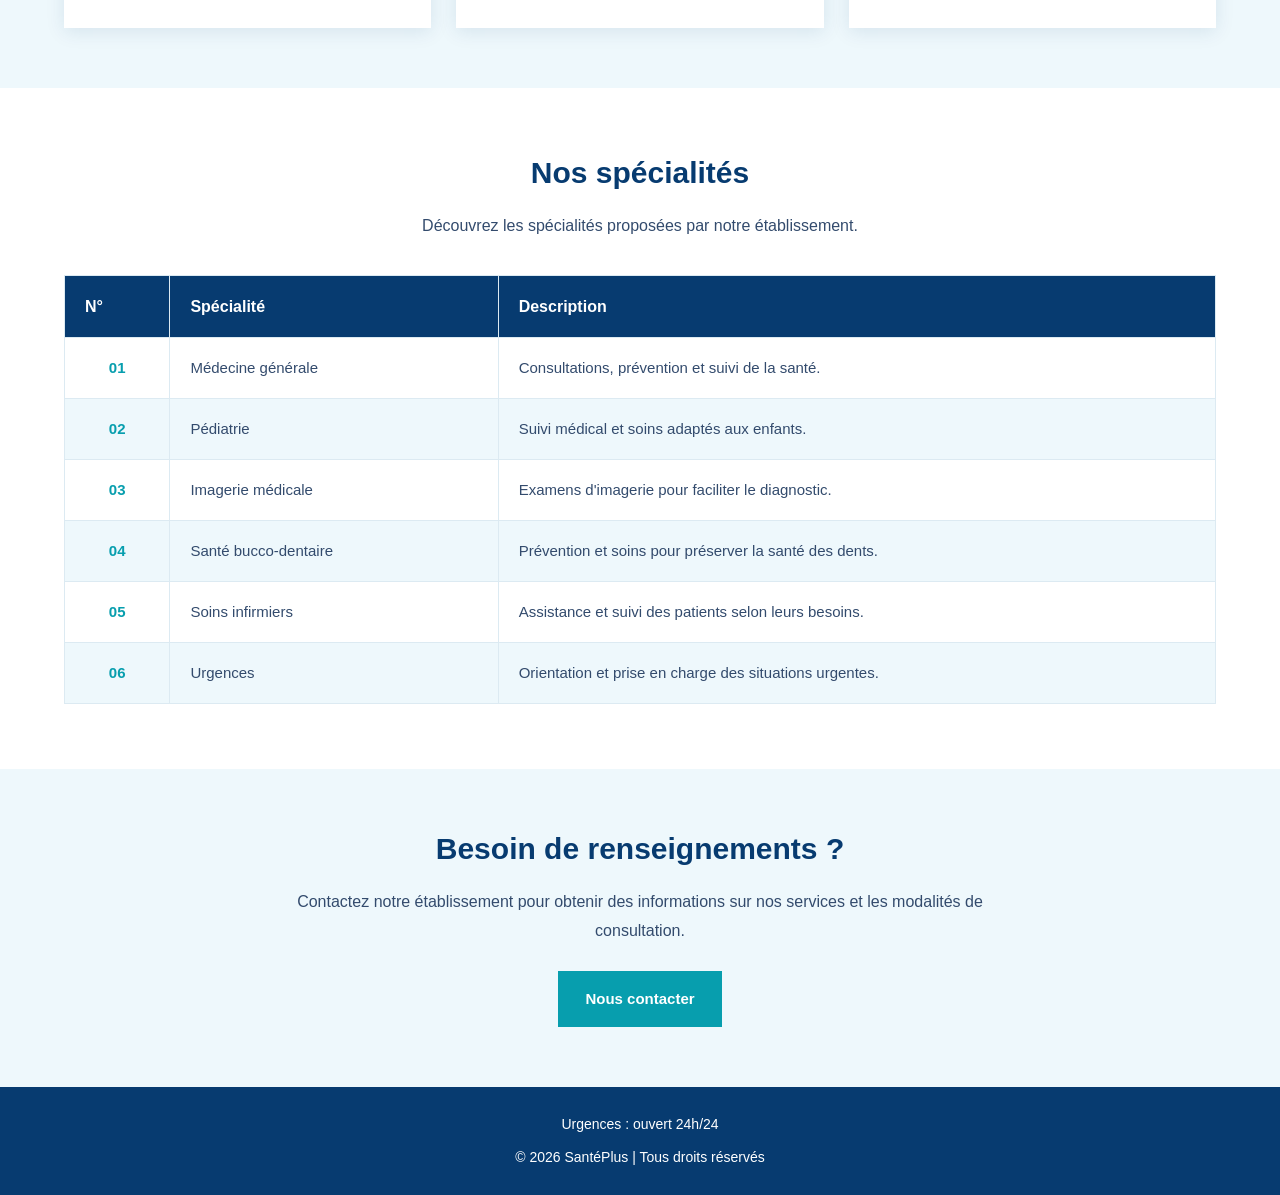
<file: services.html>
<!DOCTYPE html>
<html lang="fr">
<head>
    <meta charset="UTF-8">
    <meta name="viewport" content="width=device-width, initial-scale=1.0">
    <title>Nos services - Hôpital SantéPlus</title>
    <link rel="stylesheet" href="services.css">
</head>
<body>

    <!-- Barre supérieure -->
    <section class="top-bar">
        <div class="top-bar-left">
            <span>Urgences</span>
            <span>Ouvert 24h/24</span>
            <span>Montréal-Québec</span>
        </div>

        <div class="top-bar-right">
            <a href="#">FR</a>
            <span>|</span>
            <a href="#">EN</a>
            <a href="#">Connexion</a>
        </div>
    </section>

    <!-- En-tête et navigation -->
    <header class="header">
        <a href="index.html" class="logo">Santé-Plus</a>

        <nav class="navbar">
            <a href="index.html">Accueil</a>
            <a href="apropos.html">À propos</a>
            <a href="services.html" class="active">Nos services</a>
            <a href="medecins.html">Nos médecins</a>
            <a href="galerie.html">Galerie</a>
            <a href="contact.html">Nous contacter</a>
        </nav>
    </header>

    <!-- Bannière principale -->
    <section class="hero">
        <h1>Nos services médicaux</h1>

        <p>
            Une prise en charge adaptée à chaque patient,
            grâce à des services de santé variés et un accompagnement humain.
        </p>

        <a href="#services" class="btn">Découvrir nos services</a>
    </section>

    <!-- Présentation -->
    <section class="intro-section">
        <h2>Des soins pour tous</h2>

        <p>
            SantéPlus vous accompagne dans la prévention, le diagnostic
            et le suivi de votre santé. Découvrez nos principaux services
            et nos spécialités médicales.
        </p>
    </section>

    <!-- Services principaux -->
    <section class="services-section" id="services">
        <h2>Nos principaux services</h2>

        <p class="section-description">
            Nous proposons différents services pour répondre
            aux besoins de nos patients.
        </p>

        <div class="services-grid">

            <article class="service-card">
                <img src="images/pediatrie.jpg"
                     alt="Service de pédiatrie">

                <div class="service-content">
                    <h3>Pédiatrie</h3>

                    <p>
                        Des soins adaptés aux nourrissons, aux enfants
                        et aux adolescents pour accompagner leur croissance.
                    </p>

                    <a href="#specialites" class="service-link">
                        En savoir plus →
                    </a>
                </div>
            </article>

            <article class="service-card">
                <img src="images/ortho.jpg"
                     alt="Service d'orthodontie">

                <div class="service-content">
                    <h3>Orthodontie</h3>

                    <p>
                        Un accompagnement spécialisé pour améliorer
                        l'alignement des dents et la santé bucco-dentaire.
                    </p>

                    <a href="#specialites" class="service-link">
                        En savoir plus →
                    </a>
                </div>
            </article>

            <article class="service-card">
                <img src="images/radio.jpg"
                     alt="Service de radiographie">

                <div class="service-content">
                    <h3>Radiographie</h3>

                    <p>
                        Des examens d'imagerie médicale pour aider
                        les professionnels à établir leur diagnostic.
                    </p>

                    <a href="#specialites" class="service-link">
                        En savoir plus →
                    </a>
                </div>
            </article>

        </div>
    </section>

    <!-- Spécialités sous forme de tableau -->
    <section class="specialites-section" id="specialites">
        <h2>Nos spécialités</h2>

        <p class="section-description">
            Découvrez les spécialités proposées par notre établissement.
        </p>

        <div class="table-container">
            <table class="specialites-table">

                <thead>
                    <tr>
                        <th>N°</th>
                        <th>Spécialité</th>
                        <th>Description</th>
                    </tr>
                </thead>

                <tbody>
                    <tr>
                        <td>01</td>
                        <td>Médecine générale</td>
                        <td>
                            Consultations, prévention et suivi de la santé.
                        </td>
                    </tr>

                    <tr>
                        <td>02</td>
                        <td>Pédiatrie</td>
                        <td>
                            Suivi médical et soins adaptés aux enfants.
                        </td>
                    </tr>

                    <tr>
                        <td>03</td>
                        <td>Imagerie médicale</td>
                        <td>
                            Examens d'imagerie pour faciliter le diagnostic.
                        </td>
                    </tr>

                    <tr>
                        <td>04</td>
                        <td>Santé bucco-dentaire</td>
                        <td>
                            Prévention et soins pour préserver la santé des dents.
                        </td>
                    </tr>

                    <tr>
                        <td>05</td>
                        <td>Soins infirmiers</td>
                        <td>
                            Assistance et suivi des patients selon leurs besoins.
                        </td>
                    </tr>

                    <tr>
                        <td>06</td>
                        <td>Urgences</td>
                        <td>
                            Orientation et prise en charge des situations urgentes.
                        </td>
                    </tr>
                </tbody>

            </table>
        </div>
    </section>

    <!-- Contact -->
    <section class="contact-section">
        <h2>Besoin de renseignements ?</h2>

        <p>
            Contactez notre établissement pour obtenir des informations
            sur nos services et les modalités de consultation.
        </p>

        <a href="index.html#contact" class="btn">
            Nous contacter
        </a>
    </section>

   
    <footer id="contact">
        <p>Urgences : ouvert 24h/24</p>
        <p>&copy; 2026 SantéPlus | Tous droits réservés</p>
    </footer>

</body>
</html>
</file>
<file: style.css>
* {
    margin: 0;
    padding: 0;
    box-sizing: border-box;
}

:root {
    --primary: #073b70;
    --secondary: #079eae;
    --accent: #00b8d9;
    --text: #334b6d;
    --white: #ffffff;
    --light: #eef8fc;
}

html {
    scroll-behavior: smooth;
}

body {
    font-family: Arial, Helvetica, sans-serif;
    color: var(--text);
    background: var(--white);
    line-height: 1.6;
    overflow-wrap: break-word;
}

a {
    text-decoration: none;
    color: inherit;
}

img {
    display: block;
    max-width: 100%;
    height: auto;
}

.top-bar {
    min-height: 45px;
    padding: 10px 4%;
    background: var(--primary);
    color: var(--white);
    display: flex;
    justify-content: space-between;
    align-items: center;
    flex-wrap: wrap;
    gap: 15px;
    font-size: 13px;
}

.top-bar-left,
.top-bar-right {
    display: flex;
    align-items: center;
    flex-wrap: wrap;
    gap: 25px;
}

.top-bar-right {
    gap: 12px;
}

.top-bar a:hover {
    color: var(--accent);
}

.header {
    min-height: 105px;
    padding: 18px 4%;
    background: var(--white);
    display: flex;
    justify-content: space-between;
    align-items: center;
    gap: 25px;
    position: relative;
    z-index: 10;
    box-shadow: 0 3px 15px rgba(7, 59, 112, 0.06);
}

.logo {
    color: var(--primary);
    font-size: 24px;
    font-weight: bold;
    white-space: nowrap;
}

.navbar {
    display: flex;
    align-items: center;
    justify-content: flex-end;
    flex-wrap: wrap;
    gap: 8px 22px;
}

.navbar a {
    padding: 12px 0;
    color: var(--text);
    font-size: 15px;
    font-weight: 600;
    position: relative;
    transition: color 0.3s;
}

.navbar a:hover,
.navbar a.active {
    color: var(--secondary);
}

.navbar a::after {
    content: "";
    position: absolute;
    left: 0;
    bottom: 0;
    width: 0;
    height: 3px;
    background: var(--secondary);
    transition: width 0.3s;
}

.navbar a:hover::after,
.navbar a.active::after {
    width: 100%;
}

.hero {
    min-height: 65vh;
    padding: 70px 8%;
    display: flex;
    flex-direction: column;
    justify-content: center;
    align-items: flex-start;
    gap: 22px;
    position: relative;
    isolation: isolate;
    background-image: url("images/hh.jpg");
    background-size: cover;
    background-position: center;
    background-repeat: no-repeat;
}

.hero::before {
     content: "";
    position: absolute;
    inset: 0;
    background: rgba(7, 59, 112, 0.4);
    z-index: -1;
}

.hero h1 {
    max-width: 700px;
    color: var(--white);
    font-size: 48px;
    line-height: 1.2;
}

.hero p {
    max-width: 600px;
    color: var(--white);
    font-size: 17px;
    line-height: 1.8;
}

.btn {
    display: inline-block;
    width: fit-content;
    max-width: 100%;
    padding: 15px 25px;
    background: var(--secondary);
    border: 2px solid var(--secondary);
    color: var(--white);
    font-size: 15px;
    font-weight: bold;
    text-align: center;
    cursor: pointer;
    transition: background 0.3s, border-color 0.3s;
}

.btn:hover {
    background: var(--primary);
    border-color: var(--primary);
}

h2 {
    margin-bottom: 20px;
    color: var(--primary);
    font-size: 30px;
    text-align: center;
}

.services-section {
    padding: 70px 5%;
    background: var(--light);
}

.service-p {
    max-width: 750px;
    margin: 0 auto 40px;
    color: var(--text);
    font-size: 16px;
    line-height: 1.8;
    text-align: center;
}

.services {
    max-width: 1200px;
    margin: 0 auto;
    display: grid;
    grid-template-columns: repeat(3, minmax(0, 1fr));
    gap: 25px;
}

.service {
    min-width: 0;
    background: var(--white);
    overflow: hidden;
    box-shadow: 0 4px 18px rgba(7, 59, 112, 0.10);
    transition: transform 0.3s, box-shadow 0.3s;
}

.service:hover {
    transform: translateY(-5px);
    box-shadow: 0 8px 24px rgba(7, 59, 112, 0.15);
}

.service img {
    display: block;
    width: 100%;
    height: 240px;
    object-fit: cover;
}

.service-content {
    padding: 25px;
}

.service h3 {
    margin-bottom: 12px;
    color: var(--primary);
    font-size: 22px;
}

.service p {
    color: var(--text);
    font-size: 15px;
    line-height: 1.8;
}

.all-services {
    display: flex;
    justify-content: center;
    margin-top: 40px;
}

.missions-section {
    padding: 70px 5%;
    background: var(--white);
}

.missions {
    max-width: 1200px;
    margin: 35px auto 0;
    display: grid;
    grid-template-columns: repeat(2, minmax(0, 1fr));
    align-items: center;
    gap: 55px;
}

.mission-text {
    min-width: 0;
}

.mission-text h3 {
    margin-bottom: 20px;
    color: var(--primary);
    font-size: 27px;
    line-height: 1.4;
}

.mission-text p {
    margin-bottom: 25px;
    color: var(--text);
    font-size: 16px;
    line-height: 1.9;
}

.mission-img {
    min-width: 0;
}

.mission-img img {
    display: block;
    width: 100%;
    height: 360px;
    object-fit: cover;
}

footer {
    padding: 25px 5%;
    background: var(--primary);
    color: var(--white);
    text-align: center;
    font-size: 14px;
    line-height: 1.8;
}

footer p + p {
    margin-top: 8px;
}

@media (min-width: 1500px) {
    .header,
    .top-bar {
        padding-left: max(4%, calc((100% - 1400px) / 2));
        padding-right: max(4%, calc((100% - 1400px) / 2));
    }

    .hero {
        padding-left: max(8%, calc((100% - 1250px) / 2));
        padding-right: max(8%, calc((100% - 1250px) / 2));
    }
}

@media (max-width: 1100px) {
    .header {
        gap: 18px;
    }

    .navbar {
        gap: 8px 15px;
    }

    .navbar a {
        font-size: 13px;
    }

    .services {
        gap: 20px;
    }

    .service-content {
        padding: 20px;
    }

    .service img {
        height: 220px;
    }

    .missions {
        gap: 30px;
    }
}

@media (max-width: 850px) {
    .top-bar {
        justify-content: center;
        text-align: center;
    }

    .top-bar-left,
    .top-bar-right {
        justify-content: center;
        gap: 10px 18px;
    }

    .header {
        flex-direction: column;
        justify-content: center;
        gap: 12px;
        padding: 20px 4%;
    }

    .navbar {
        justify-content: center;
        gap: 5px 20px;
    }

    .navbar a {
        padding: 8px 0;
    }

    .hero {
        min-height: 55vh;
        padding: 65px 6%;
        background-position: center;
    }

    .hero h1 {
        font-size: 40px;
    }

    .services {
        grid-template-columns: repeat(2, minmax(0, 1fr));
    }

    .missions {
        gap: 28px;
    }

    .mission-text h3 {
        font-size: 24px;
    }

    .mission-img img {
        height: 320px;
    }
}

@media (max-width: 600px) {
    html {
        scroll-padding-top: 15px;
    }

    body {
        font-size: 15px;
    }

    .top-bar {
        padding: 12px 5%;
        gap: 8px;
        font-size: 12px;
    }

    .top-bar-left,
    .top-bar-right {
        gap: 8px 12px;
    }

    .header {
        min-height: auto;
        padding: 18px 5%;
        gap: 12px;
    }

    .logo {
        font-size: 25px;
        white-space: normal;
        text-align: center;
    }

    .navbar {
        width: 100%;
        justify-content: center;
        gap: 4px 15px;
    }

    .navbar a {
        padding: 7px 0;
        font-size: 13px;
    }

    .hero {
        min-height: 480px;
        min-height: 65svh;
        padding: 55px 6%;
        gap: 18px;
        background-position: center;
    }

    .hero h1 {
        font-size: clamp(30px, 8vw, 38px);
        line-height: 1.2;
    }

    .hero p {
        font-size: 15px;
        line-height: 1.8;
    }

    .btn {
        padding: 12px 18px;
        font-size: 14px;
    }

    h2 {
        font-size: 26px;
    }

    .services-section,
    .missions-section {
        padding: 50px 5%;
    }

    .service-p {
        margin-bottom: 30px;
        font-size: 15px;
    }

    .services {
        grid-template-columns: minmax(0, 1fr);
        gap: 22px;
    }

    .service img {
        height: 240px;
    }

    .service-content {
        padding: 22px;
    }

    .service h3 {
        font-size: 21px;
    }

    .all-services {
        margin-top: 30px;
    }

    .missions {
        grid-template-columns: minmax(0, 1fr);
        gap: 25px;
        margin-top: 25px;
    }

    .mission-text h3 {
        font-size: 24px;
    }

    .mission-text p {
        font-size: 15px;
        line-height: 1.8;
    }

    .mission-img img {
        height: 270px;
    }

    footer {
        padding: 25px 5%;
        font-size: 13px;
    }
}

@media (max-width: 380px) {
    .top-bar-left,
    .top-bar-right {
        gap: 8px 10px;
    }

    .navbar {
        gap: 4px 12px;
    }

    .navbar a {
        font-size: 12px;
    }

    .hero {
        min-height: 420px;
        padding: 45px 5%;
    }

    .hero h1 {
        font-size: 29px;
    }

    .service img {
        height: 210px;
    }

    .service-content {
        padding: 18px;
    }

    .mission-img img {
        height: 230px;
    }
}

@media (prefers-reduced-motion: reduce) {
    html {
        scroll-behavior: auto;
    }

    *,
    *::before,
    *::after {
        transition-duration: 0.01ms !important;
    }
}
</file>
<file: apropos.css>
* {
    margin: 0;
    padding: 0;
    box-sizing: border-box;
}

:root {
    --primary: #073b70;
    --secondary: #079eae;
    --accent: #00b8d9;
    --text: #334b6d;
    --white: #ffffff;
    --light: #eef8fc;
}

html {
    scroll-behavior: smooth;
    scroll-padding-top: 20px;
}

body {
    font-family: Arial, Helvetica, sans-serif;
    color: var(--text);
    background: var(--white);
    line-height: 1.6;
    overflow-x: hidden;
}

img {
    max-width: 100%;
}

a {
    text-decoration: none;
    color: inherit;
}

.top-bar {
    min-height: 45px;
    padding: 10px 4%;
    background: var(--primary);
    color: var(--white);
    display: flex;
    justify-content: space-between;
    align-items: center;
    flex-wrap: wrap;
    gap: 12px 20px;
    font-size: 13px;
}

.top-bar-left,
.top-bar-right {
    display: flex;
    align-items: center;
    flex-wrap: wrap;
    gap: 15px 25px;
}

.top-bar-right {
    gap: 12px;
}

.header {
    background: var(--white);
    min-height: 105px;
    padding: 18px 4%;
    display: flex;
    justify-content: space-between;
    align-items: center;
    gap: 25px;
    position: relative;
    z-index: 10;
    box-shadow: 0 3px 15px rgba(7, 59, 112, 0.06);
}

.logo {
    font-size: clamp(20px, 2vw, 24px);
    font-weight: bold;
    color: var(--primary);
    flex-shrink: 0;
}

.navbar {
    display: flex;
    align-items: center;
    justify-content: flex-end;
    flex-wrap: wrap;
    gap: 8px 22px;
}

.navbar a {
    font-size: 15px;
    font-weight: 600;
    color: var(--text);
    padding: 12px 0;
    position: relative;
    transition: color 0.3s;
}

.navbar a:hover,
.navbar a.active {
    color: var(--secondary);
}

.navbar a::after {
    content: "";
    position: absolute;
    left: 0;
    bottom: 0;
    width: 0;
    height: 3px;
    background: var(--secondary);
    transition: width 0.3s;
}

.navbar a:hover::after,
.navbar a.active::after {
    width: 100%;
}

.hero {
    min-height: 65vh;
    min-height: 65svh;
    padding: clamp(45px, 7vw, 90px) 8%;
    display: flex;
    flex-direction: column;
    justify-content: center;
    align-items: flex-start;
    gap: 22px;
    position: relative;
    isolation: isolate;
    background-image: url("images/hh.jpg");
    background-size: cover;
    background-position: center;
    background-repeat: no-repeat;
}

.hero::before {
     content: "";
    position: absolute;
    inset: 0;
    background: rgba(7, 59, 112, 0.4);
    z-index: -1;
}

.hero h1 {
    max-width: 650px;
    color: var(--white);
    font-size: clamp(30px, 4vw, 48px);
    line-height: 1.2;
    font-weight: bold;
    overflow-wrap: break-word;
}

.hero p {
    max-width: 600px;
    color: var(--white);
    font-size: clamp(15px, 1.5vw, 17px);
    line-height: 1.8;
}

.btn {
    display: inline-block;
    width: fit-content;
    max-width: 100%;
    padding: 14px 25px;
    background: var(--secondary);
    border: 2px solid var(--secondary);
    color: var(--white);
    font-size: 15px;
    font-weight: bold;
    text-align: center;
    cursor: pointer;
    transition: background 0.3s, border-color 0.3s, transform 0.3s;
}

.btn:hover {
    background: var(--primary);
    border-color: var(--primary);
    transform: translateY(-2px);
}

.about-section {
    padding: clamp(45px, 6vw, 80px) 6%;
}

.about-content {
    width: 100%;
    max-width: 1200px;
    margin: 0 auto;
    display: grid;
    grid-template-columns: repeat(2, minmax(0, 1fr));
    align-items: center;
    gap: clamp(25px, 4vw, 45px);
}

.about-text h2 {
    margin-bottom: 25px;
    color: var(--primary);
    font-size: clamp(25px, 3vw, 30px);
    text-align: left;
    line-height: 1.3;
}

.about-text p {
    margin-bottom: 18px;
    font-size: 16px;
    line-height: 1.8;
}

.about-image img {
    display: block;
    width: 100%;
    height: clamp(250px, 30vw, 350px);
    object-fit: cover;
}

.values-section {
    padding: clamp(45px, 6vw, 70px) 6%;
    background: var(--light);
}

h2 {
    margin-bottom: 20px;
    color: var(--primary);
    font-size: clamp(25px, 3vw, 30px);
    line-height: 1.3;
    text-align: center;
}

.service-p {
    max-width: 650px;
    margin: 0 auto 35px;
    text-align: center;
    font-size: 16px;
    line-height: 1.7;
}

.values {
    width: 100%;
    max-width: 1200px;
    margin: 35px auto 0;
    display: grid;
    grid-template-columns: repeat(3, minmax(0, 1fr));
    gap: 25px;
}

.value {
    min-width: 0;
    padding: 30px 25px;
    background: var(--white);
    border-bottom: 3px solid var(--secondary);
    transition: transform 0.3s, box-shadow 0.3s;
}

.value:hover {
    transform: translateY(-5px);
    box-shadow: 0 10px 25px rgba(7, 59, 112, 0.08);
}

.value h3 {
    margin-bottom: 15px;
    color: var(--primary);
    font-size: clamp(19px, 2vw, 22px);
    line-height: 1.4;
}

.value p {
    font-size: 15px;
    line-height: 1.7;
}

.about-team {
    width: 100%;
    max-width: 1200px;
    margin: 0 auto;
    padding: clamp(45px, 6vw, 70px) 5%;
    display: grid;
    grid-template-columns: repeat(2, minmax(0, 1fr));
    align-items: center;
    gap: clamp(25px, 4vw, 45px);
}

.about-team-text h2 {
    margin-bottom: 20px;
    text-align: left;
}

.about-team-text p {
    margin-bottom: 25px;
    font-size: 16px;
    line-height: 1.8;
}

.about-team-image img {
    display: block;
    width: 100%;
    height: clamp(240px, 28vw, 320px);
    object-fit: cover;
}

footer {
    padding: 25px 5%;
    background: var(--primary);
    color: var(--white);
    text-align: center;
    font-size: 14px;
    line-height: 1.8;
}

footer p + p {
    margin-top: 8px;
}

@media (max-width: 1100px) {
    .header {
        padding: 18px 3%;
        gap: 18px;
    }

    .navbar {
        gap: 8px 15px;
    }

    .navbar a {
        font-size: 14px;
    }

    .about-content,
    .about-team {
        gap: 30px;
    }

    .values {
        gap: 18px;
    }

    .value {
        padding: 25px 20px;
    }
}

@media (max-width: 850px) {
    .top-bar {
        justify-content: center;
        text-align: center;
    }

    .top-bar-left,
    .top-bar-right {
        justify-content: center;
    }

    .header {
        flex-direction: column;
        justify-content: center;
        gap: 12px;
        padding: 20px 4%;
    }

    .navbar {
        justify-content: center;
        gap: 5px 20px;
    }

    .hero {
        min-height: 55vh;
        min-height: 55svh;
        padding: 60px 6%;
        background-position: center;
    }

    .about-content,
    .about-team {
        grid-template-columns: 1fr;
        gap: 30px;
    }

    .about-image,
    .about-team-image {
        width: 100%;
    }

    .about-image img,
    .about-team-image img {
        height: 350px;
    }

    .values {
        grid-template-columns: repeat(2, minmax(0, 1fr));
    }

    .about-team-text {
        order: 1;
    }

    .about-team-image {
        order: 2;
    }
}

@media (max-width: 600px) {
    .top-bar {
        padding: 12px 5%;
        gap: 10px;
        font-size: 12px;
    }

    .top-bar-left,
    .top-bar-right {
        gap: 8px 15px;
    }

    .header {
        padding: 18px 5%;
    }

    .logo {
        text-align: center;
        font-size: 22px;
    }

    .navbar {
        width: 100%;
        gap: 5px 16px;
    }

    .navbar a {
        padding: 8px 0;
        font-size: 13px;
    }

    .hero {
        min-height: 480px;
        padding: 50px 6%;
        gap: 18px;
        background-position: 58% center;
    }

    .hero h1 {
        font-size: clamp(28px, 8vw, 36px);
    }

    .hero p {
        font-size: 15px;
        line-height: 1.7;
    }

    .btn {
        padding: 12px 18px;
        font-size: 14px;
    }

    .about-section,
    .values-section {
        padding: 45px 5%;
    }

    .about-content,
    .about-team {
        gap: 25px;
    }

    .about-text h2,
    .about-team-text h2 {
        font-size: 25px;
        margin-bottom: 18px;
    }

    .about-text p,
    .about-team-text p {
        font-size: 15px;
        line-height: 1.75;
    }

    .about-image img,
    .about-team-image img {
        height: 260px;
    }

    h2 {
        font-size: 25px;
    }

    .service-p {
        font-size: 15px;
        margin-bottom: 25px;
    }

    .values {
        grid-template-columns: 1fr;
        gap: 18px;
        margin-top: 25px;
    }

    .value {
        padding: 25px 22px;
    }

    .value h3 {
        font-size: 20px;
    }

    footer {
        padding: 22px 5%;
        font-size: 13px;
    }
}

@media (max-width: 380px) {
    .top-bar-left,
    .top-bar-right {
        gap: 8px 10px;
    }

    .logo {
        font-size: 20px;
    }

    .navbar {
        gap: 4px 12px;
    }

    .navbar a {
        font-size: 12px;
    }

    .hero {
        min-height: 430px;
        padding: 40px 5%;
    }

    .hero h1 {
        font-size: 28px;
    }

    .about-section,
    .values-section {
        padding: 35px 5%;
    }

    .about-image img,
    .about-team-image img {
        height: 220px;
    }

    .value {
        padding: 22px 18px;
    }
}

@media (prefers-reduced-motion: reduce) {
    html {
        scroll-behavior: auto;
    }

    *,
    *::before,
    *::after {
        transition-duration: 0.01ms !important;
        animation-duration: 0.01ms !important;
        animation-iteration-count: 1 !important;
    }
}
</file>
<file: contact.css>
* {
    margin: 0;
    padding: 0;
    box-sizing: border-box;
}

:root {
    --primary: #073b70;
    --secondary: #079eae;
    --accent: #00b8d9;
    --text: #334b6d;
    --white: #ffffff;
    --light: #eef8fc;
}

html {
    scroll-behavior: smooth;
    scroll-padding-top: 20px;
}

body {
    font-family: Arial, Helvetica, sans-serif;
    color: var(--text);
    background: var(--white);
    line-height: 1.6;
    overflow-x: hidden;
}

img {
    max-width: 100%;
}

a {
    text-decoration: none;
    color: inherit;
}

.top-bar {
    min-height: 45px;
    padding: 10px 4%;
    background: var(--primary);
    color: var(--white);
    display: flex;
    justify-content: space-between;
    align-items: center;
    flex-wrap: wrap;
    gap: 12px 20px;
    font-size: 13px;
}

.top-bar-left,
.top-bar-right {
    display: flex;
    align-items: center;
    flex-wrap: wrap;
    gap: 12px 25px;
}

.top-bar-right {
    gap: 12px;
}

.top-bar a {
    transition: color 0.3s;
}

.top-bar a:hover {
    color: var(--accent);
}

.header {
    background: var(--white);
    min-height: 105px;
    padding: 18px 4%;
    display: flex;
    justify-content: space-between;
    align-items: center;
    gap: 25px;
    position: relative;
    z-index: 10;
    box-shadow: 0 3px 15px rgba(7, 59, 112, 0.06);
}

.logo {
    font-size: clamp(20px, 2vw, 24px);
    font-weight: bold;
    color: var(--primary);
    flex-shrink: 0;
}

.navbar {
    display: flex;
    align-items: center;
    justify-content: flex-end;
    flex-wrap: wrap;
    gap: 8px 22px;
}

.navbar a {
    font-size: 15px;
    font-weight: 600;
    color: var(--text);
    padding: 12px 0;
    position: relative;
    transition: color 0.3s;
}

.navbar a:hover,
.navbar a.active {
    color: var(--secondary);
}

.navbar a::after {
    content: "";
    position: absolute;
    left: 0;
    bottom: 0;
    width: 0;
    height: 3px;
    background: var(--secondary);
    transition: width 0.3s;
}

.navbar a:hover::after,
.navbar a.active::after {
    width: 100%;
}

.hero {
    min-height: 65vh;
    min-height: 65svh;
    padding: clamp(50px, 7vw, 90px) 8%;
    display: flex;
    flex-direction: column;
    justify-content: center;
    align-items: flex-start;
    gap: 22px;
    position: relative;
    isolation: isolate;
    background-image: url("images/hh.jpg");
    background-size: cover;
    background-position: center;
    background-repeat: no-repeat;
}

.hero::before {
     content: "";
    position: absolute;
    inset: 0;
    background: rgba(7, 59, 112, 0.4);
    z-index: -1;
}

.hero h1 {
    max-width: 750px;
    color: var(--white);
    font-size: clamp(32px, 4.5vw, 52px);
    line-height: 1.2;
    letter-spacing: -0.8px;
}

.hero p {
    max-width: 680px;
    color: var(--white);
    font-size: clamp(15px, 1.5vw, 17px);
    line-height: 1.9;
}

.btn {
    display: inline-flex;
    justify-content: center;
    align-items: center;
    width: fit-content;
    max-width: 100%;
    min-height: 48px;
    padding: 13px 25px;
    background: var(--secondary);
    border: 2px solid var(--secondary);
    color: var(--white);
    font-size: 15px;
    font-weight: 700;
    text-align: center;
    transition:
        background var(--transition),
        border-color var(--transition),
        transform var(--transition),
        box-shadow var(--transition);
}

.btn:hover {
    background: var(--primary);
    border-color: var(--primary);
    transform: translateY(-2px);
    box-shadow: 0 6px 16px rgba(7, 59, 112, 0.18);
}

h2 {
    margin-bottom: 22px;
    color: var(--primary);
    font-size: clamp(25px, 3vw, 32px);
    line-height: 1.3;
    text-align: center;
}

.intro-section {
    max-width: 1000px;
    margin: 0 auto;
    padding: 70px 5%;
    text-align: center;
}

.intro-section p {
    font-size: 16px;
    line-height: 1.9;
}

.contact-info-section {
    padding: 75px 5%;
    background: var(--light);
}

.contact-info-grid {
    width: 100%;
    max-width: 1250px;
    margin: 40px auto 0;
    display: grid;
    grid-template-columns: repeat(4, minmax(0, 1fr));
    gap: 22px;
}

.info-card {
    min-width: 0;
    padding: 32px 22px;
    background: var(--white);
    text-align: center;
    border-bottom: 3px solid var(--secondary);
    box-shadow: var(--shadow);
    transition:
        transform var(--transition),
        box-shadow var(--transition);
}

.info-card:hover {
    transform: translateY(-5px);
    box-shadow: 0 12px 30px rgba(7, 59, 112, 0.12);
}

.info-icon {
    width: 54px;
    height: 54px;
    margin: 0 auto 20px;
    display: flex;
    justify-content: center;
    align-items: center;
    background: var(--primary);
    color: var(--white);
    font-size: 19px;
    font-weight: 700;
}

.info-card h3 {
    margin-bottom: 13px;
    color: var(--primary);
    font-size: 19px;
    line-height: 1.4;
}

.info-card p {
    margin-bottom: 12px;
    font-size: 14px;
    line-height: 1.7;
}

.info-card a,
.info-card span {
    font-size: 14px;
    line-height: 1.8;
    overflow-wrap: anywhere;
}

.info-card a {
    color: var(--secondary);
    font-weight: 700;
    transition: color var(--transition);
}

.info-card a:hover {
    color: var(--primary);
}

.form-section {
    width: 100%;
    max-width: 1400px;
    margin: 0 auto;
    padding: 85px 5%;
    display: grid;
    grid-template-columns: minmax(0, 0.85fr) minmax(0, 1.15fr);
    gap: clamp(30px, 5vw, 65px);
    align-items: start;
}

.form-intro {
    min-width: 0;
}

.form-intro h2 {
    text-align: left;
}

.form-intro > p {
    margin-bottom: 28px;
    font-size: 16px;
    line-height: 1.9;
}

.important-note {
    padding: 25px;
    background: var(--light);
    border-left: 4px solid var(--secondary);
}

.important-note h3 {
    margin-bottom: 12px;
    color: var(--primary);
    font-size: 19px;
    line-height: 1.4;
}

.important-note p {
    font-size: 14px;
    line-height: 1.9;
}

.contact-form {
    min-width: 0;
    padding: clamp(22px, 3vw, 38px);
    background: var(--white);
    border: 1px solid var(--border);
    box-shadow: var(--shadow);
}

.form-row {
    display: grid;
    grid-template-columns: repeat(2, minmax(0, 1fr));
    gap: 20px;
}

.form-group {
    min-width: 0;
    margin-bottom: 23px;
    display: flex;
    flex-direction: column;
    gap: 9px;
}

.form-group label {
    color: var(--primary);
    font-size: 14px;
    font-weight: 700;
}

.form-group input,
.form-group select,
.form-group textarea {
    width: 100%;
    min-width: 0;
    min-height: 48px;
    padding: 13px 14px;
    border: 1px solid #cbdce8;
    border-radius: 0;
    background: var(--white);
    color: var(--text);
    font-family: inherit;
    font-size: 14px;
    outline: none;
    transition:
        border-color var(--transition),
        box-shadow var(--transition);
}

.form-group input::placeholder,
.form-group textarea::placeholder {
    color: #7b8da3;
    opacity: 1;
}

.form-group input:focus,
.form-group select:focus,
.form-group textarea:focus {
    border-color: var(--secondary);
    box-shadow: 0 0 0 3px rgba(7, 158, 174, 0.12);
}

.form-group textarea {
    min-height: 160px;
    resize: vertical;
    line-height: 1.7;
}

.checkbox-group {
    flex-direction: row;
    align-items: flex-start;
    gap: 12px;
}

.checkbox-group input {
    width: 17px;
    min-height: 17px;
    height: 17px;
    margin-top: 4px;
    flex-shrink: 0;
    accent-color: var(--secondary);
}

.checkbox-group label {
    font-size: 13px;
    font-weight: 400;
    line-height: 1.7;
}

.contact-form button {
    font-family: inherit;
}

.form-note {
    margin-top: 18px;
    color: var(--text);
    font-size: 12px;
    line-height: 1.8;
}

.location-section {
    padding: 75px 5%;
    background: var(--light);
    text-align: center;
}

.location-section > p {
    max-width: 800px;
    margin: 0 auto 28px;
    font-size: 16px;
    line-height: 1.9;
}

.location-box {
    width: 100%;
    max-width: 950px;
    min-height: 190px;
    margin: 0 auto;
    padding: 40px 25px;
    display: flex;
    flex-direction: column;
    justify-content: center;
    align-items: center;
    gap: 12px;
    background: var(--white);
    border: 1px solid var(--border);
    box-shadow: var(--shadow);
}

.location-box p {
    color: var(--primary);
    font-size: clamp(18px, 2vw, 22px);
    font-weight: 700;
    line-height: 1.5;
}

.location-box span {
    font-size: 14px;
    line-height: 1.8;
}

footer {
    padding: 30px 5%;
    background: var(--primary);
    color: var(--white);
    text-align: center;
    font-size: 14px;
    line-height: 1.9;
}

footer p + p {
    margin-top: 8px;
}

:focus-visible {
    outline: 3px solid var(--accent);
    outline-offset: 4px;
}

@media (min-width: 1500px) {
    .top-bar,
    .header {
        padding-left: max(5%, calc((100% - 1400px) / 2));
        padding-right: max(5%, calc((100% - 1400px) / 2));
    }

    .hero {
        padding-left: max(8%, calc((100% - 1300px) / 2));
        padding-right: max(8%, calc((100% - 1300px) / 2));
    }
}

@media (max-width: 1100px) {
    .header {
        flex-direction: column;
        gap: 15px;
    }

    .navbar {
        justify-content: center;
        gap: 8px 20px;
    }

    .contact-info-grid {
        grid-template-columns: repeat(2, minmax(0, 1fr));
    }

    .form-section {
        grid-template-columns: minmax(0, 1fr) minmax(0, 1.2fr);
        gap: 30px;
    }

    .contact-form {
        padding: 25px;
    }
}

@media (max-width: 800px) {
    .top-bar {
        justify-content: center;
        flex-wrap: wrap;
        text-align: center;
    }

    .top-bar-left,
    .top-bar-right {
        justify-content: center;
        flex-wrap: wrap;
        gap: 10px 18px;
    }

    .header {
        padding: 20px 4%;
    }

    .navbar {
        gap: 8px 18px;
    }

    .hero {
        min-height: 380px;
        padding: 60px 6%;
        background-position: center;
    }

    .intro-section,
    .contact-info-section,
    .location-section {
        padding-top: 55px;
        padding-bottom: 55px;
    }

    .form-section {
        grid-template-columns: 1fr;
        gap: 35px;
        padding-top: 60px;
        padding-bottom: 60px;
    }

    .form-intro h2 {
        text-align: center;
    }

    .form-intro > p {
        text-align: center;
    }

    .important-note {
        max-width: 700px;
        margin: 0 auto;
    }
}

@media (max-width: 600px) {
    .top-bar {
        padding: 12px 5%;
        font-size: 12px;
    }

    .top-bar-left,
    .top-bar-right {
        width: 100%;
        gap: 8px 14px;
    }

    .header {
        padding: 18px 5%;
        gap: 12px;
    }

    .logo {
        text-align: center;
        font-size: 23px;
    }

    .navbar {
        width: 100%;
        justify-content: center;
        gap: 5px 16px;
    }

    .navbar a {
        padding: 8px 0;
        font-size: 13px;
    }

    .hero {
        min-height: 350px;
        padding: 45px 6%;
        gap: 18px;
        background-position: center;
    }

    .hero h1 {
        font-size: clamp(29px, 8vw, 36px);
        letter-spacing: -0.4px;
    }

    .hero p {
        font-size: 15px;
        line-height: 1.8;
    }

    .btn {
        width: 100%;
        max-width: 320px;
        padding: 13px 18px;
        font-size: 14px;
    }

    h2 {
        margin-bottom: 18px;
        font-size: 25px;
    }

    .intro-section,
    .contact-info-section,
    .location-section {
        padding: 45px 5%;
    }

    .intro-section p,
    .location-section > p {
        font-size: 15px;
        line-height: 1.8;
    }

    .contact-info-grid {
        grid-template-columns: 1fr;
        gap: 18px;
        margin-top: 28px;
    }

    .info-card {
        padding: 27px 20px;
    }

    .info-card h3 {
        font-size: 18px;
    }

    .form-section {
        padding: 45px 5%;
        gap: 28px;
    }

    .form-intro > p {
        font-size: 15px;
    }

    .important-note {
        padding: 20px;
    }

    .important-note h3 {
        font-size: 18px;
    }

    .contact-form {
        padding: 20px 16px;
    }

    .form-row {
        grid-template-columns: 1fr;
        gap: 0;
    }

    .form-group {
        margin-bottom: 19px;
    }

    .form-group input,
    .form-group select,
    .form-group textarea {
        font-size: 16px;
    }

    .form-group textarea {
        min-height: 140px;
    }

    .checkbox-group {
        gap: 10px;
    }

    .checkbox-group label {
        font-size: 12px;
    }

    .contact-form .btn {
        max-width: none;
    }

    .form-note {
        font-size: 12px;
    }

    .location-box {
        min-height: 160px;
        padding: 30px 18px;
    }

    .location-box p {
        font-size: 18px;
    }

    .location-box span {
        font-size: 13px;
    }

    footer {
        padding: 25px 5%;
        font-size: 12px;
    }
}

@media (max-width: 360px) {
    .navbar {
        gap: 4px 12px;
    }

    .navbar a {
        font-size: 12px;
    }

    .hero h1 {
        font-size: 28px;
    }

    .contact-form {
        padding: 18px 13px;
    }

    .info-card {
        padding: 24px 16px;
    }
}

@media (prefers-reduced-motion: reduce) {
    html {
        scroll-behavior: auto;
    }

    *,
    *::before,
    *::after {
        animation-duration: 0.01ms !important;
        animation-iteration-count: 1 !important;
        transition-duration: 0.01ms !important;
    }
}
</file>
<file: galerie.css>
* {
    margin: 0;
    padding: 0;
    box-sizing: border-box;
}

:root {
    --primary: #073b70;
    --secondary: #079eae;
    --accent: #00b8d9;
    --text: #334b6d;
    --white: #ffffff;
    --light: #eef8fc;
}

html {
    scroll-behavior: smooth;
    scroll-padding-top: 20px;
}

body {
    font-family: Arial, Helvetica, sans-serif;
    color: var(--text);
    background: var(--white);
    line-height: 1.6;
    overflow-x: hidden;
}

img {
    max-width: 100%;
}

a {
    text-decoration: none;
    color: inherit;
}

.top-bar {
    min-height: 45px;
    padding: 10px 4%;
    background: var(--primary);
    color: var(--white);
    display: flex;
    justify-content: space-between;
    align-items: center;
    flex-wrap: wrap;
    gap: 12px 20px;
    font-size: 13px;
}

.top-bar-left,
.top-bar-right {
    display: flex;
    align-items: center;
    flex-wrap: wrap;
    gap: 12px 25px;
}

.top-bar-right {
    gap: 12px;
}

.top-bar a {
    transition: color 0.3s;
}

.top-bar a:hover {
    color: var(--accent);
}

.header {
    background: var(--white);
    min-height: 105px;
    padding: 18px 4%;
    display: flex;
    justify-content: space-between;
    align-items: center;
    gap: 25px;
    position: relative;
    z-index: 10;
    box-shadow: 0 3px 15px rgba(7, 59, 112, 0.06);
}

.logo {
    font-size: clamp(20px, 2vw, 24px);
    font-weight: bold;
    color: var(--primary);
    flex-shrink: 0;
}

.navbar {
    display: flex;
    align-items: center;
    justify-content: flex-end;
    flex-wrap: wrap;
    gap: 8px 22px;
}

.navbar a {
    font-size: 15px;
    font-weight: 600;
    color: var(--text);
    padding: 12px 0;
    position: relative;
    transition: color 0.3s;
}

.navbar a:hover,
.navbar a.active {
    color: var(--secondary);
}

.navbar a::after {
    content: "";
    position: absolute;
    left: 0;
    bottom: 0;
    width: 0;
    height: 3px;
    background: var(--secondary);
    transition: width 0.3s;
}

.navbar a:hover::after,
.navbar a.active::after {
    width: 100%;
}

.hero {
    min-height: 65vh;
    min-height: 65svh;
    padding: clamp(45px, 7vw, 80px) 8%;
    display: flex;
    flex-direction: column;
    justify-content: center;
    align-items: flex-start;
    gap: 22px;
    position: relative;
    isolation: isolate;
    background-image: url("images/hh.jpg");
    background-size: cover;
    background-position: center;
    background-repeat: no-repeat;
}

.hero::before {
     content: "";
    position: absolute;
    inset: 0;
    background: rgba(7, 59, 112, 0.4);
    z-index: -1;
}

.hero h1 {
    max-width: 650px;
    color: var(--white);
    font-size: clamp(30px, 4vw, 48px);
    line-height: 1.2;
    overflow-wrap: break-word;
}

.hero p {
    max-width: 650px;
    color: var(--white);
    font-size: clamp(15px, 1.5vw, 17px);
    line-height: 1.8;
}

.btn {
    display: inline-block;
    width: fit-content;
    max-width: 100%;
    padding: 14px 25px;
    background: var(--secondary);
    border: 2px solid var(--secondary);
    color: var(--white);
    font-size: 15px;
    font-weight: bold;
    text-align: center;
    cursor: pointer;
    transition: background 0.3s, border-color 0.3s, transform 0.3s;
}

.btn:hover {
    background: var(--primary);
    border-color: var(--primary);
    transform: translateY(-2px);
}

h2 {
    margin-bottom: 20px;
    color: var(--primary);
    font-size: clamp(25px, 3vw, 30px);
    line-height: 1.3;
    text-align: center;
}

.section-description {
    max-width: 700px;
    margin: 0 auto 35px;
    text-align: center;
    font-size: 16px;
    line-height: 1.7;
}

.intro-section {
    width: 100%;
    max-width: 950px;
    margin: 0 auto;
    padding: clamp(45px, 6vw, 65px) 5%;
    text-align: center;
}

.intro-section p {
    font-size: 16px;
    line-height: 1.9;
}

.gallery-section {
    padding: clamp(45px, 6vw, 65px) 5%;
    background: var(--light);
}

.gallery-grid {
    width: 100%;
    max-width: 1250px;
    margin: 35px auto 0;
    display: grid;
    grid-template-columns: repeat(3, minmax(0, 1fr));
    gap: 25px;
}

.gallery-item {
    min-width: 0;
    background: var(--white);
    overflow: hidden;
    box-shadow: 0 4px 18px rgba(7, 59, 112, 0.1);
    transition: transform 0.3s, box-shadow 0.3s;
}

.gallery-item:hover {
    transform: translateY(-5px);
    box-shadow: 0 8px 24px rgba(7, 59, 112, 0.16);
}

.gallery-item img {
    display: block;
    width: 100%;
    height: clamp(190px, 22vw, 250px);
    object-fit: cover;
    transition: transform 0.4s;
}

.gallery-item:hover img {
    transform: scale(1.04);
}

.gallery-item figcaption {
    padding: clamp(18px, 2.5vw, 22px);
    background: var(--white);
}

.gallery-item h3 {
    margin-bottom: 10px;
    color: var(--primary);
    font-size: clamp(18px, 2vw, 19px);
    line-height: 1.4;
}

.gallery-item p {
    color: var(--text);
    font-size: 14px;
    line-height: 1.7;
}

.contact-section {
    padding: clamp(45px, 6vw, 60px) 5%;
    background: var(--white);
    text-align: center;
}

.contact-section p {
    max-width: 700px;
    margin: 0 auto 25px;
    font-size: 16px;
    line-height: 1.8;
}

footer {
    padding: 25px 5%;
    background: var(--primary);
    color: var(--white);
    text-align: center;
    font-size: 14px;
    line-height: 1.8;
}

footer p + p {
    margin-top: 8px;
}

@media (max-width: 1100px) {
    .header {
        padding: 18px 3%;
        gap: 18px;
    }

    .navbar {
        gap: 8px 15px;
    }

    .navbar a {
        font-size: 14px;
    }

    .gallery-grid {
        gap: 20px;
    }
}

@media (max-width: 900px) {
    .top-bar {
        justify-content: center;
        text-align: center;
    }

    .top-bar-left,
    .top-bar-right {
        justify-content: center;
    }

    .header {
        flex-direction: column;
        justify-content: center;
        gap: 10px;
        padding: 20px 4%;
    }

    .navbar {
        justify-content: center;
        gap: 5px 20px;
    }

    .hero {
        min-height: 50vh;
        min-height: 50svh;
        padding: 55px 6%;
    }

    .gallery-grid {
        grid-template-columns: repeat(2, minmax(0, 1fr));
    }

    .gallery-item img {
        height: 230px;
    }
}

@media (max-width: 600px) {
    .top-bar {
        padding: 12px 5%;
        gap: 10px;
        font-size: 12px;
    }

    .top-bar-left,
    .top-bar-right {
        justify-content: center;
        gap: 8px 15px;
    }

    .header {
        padding: 18px 5%;
    }

    .logo {
        font-size: 22px;
        text-align: center;
    }

    .navbar {
        width: 100%;
        justify-content: center;
        gap: 5px 16px;
    }

    .navbar a {
        padding: 8px 0;
        font-size: 13px;
    }

    .hero {
        min-height: 400px;
        padding: 45px 6%;
        gap: 18px;
        background-position: 58% center;
    }

    .hero h1 {
        font-size: clamp(28px, 8vw, 36px);
    }

    .hero p {
        font-size: 15px;
        line-height: 1.7;
    }

    .btn {
        padding: 12px 18px;
        font-size: 14px;
    }

    h2 {
        font-size: 25px;
    }

    .section-description,
    .intro-section p,
    .contact-section p {
        font-size: 15px;
        line-height: 1.8;
    }

    .intro-section {
        padding: 40px 5%;
    }

    .gallery-section,
    .contact-section {
        padding: 45px 5%;
    }

    .gallery-grid {
        grid-template-columns: 1fr;
        gap: 22px;
        margin-top: 25px;
    }

    .gallery-item img {
        height: 240px;
    }

    .gallery-item figcaption {
        padding: 20px;
    }

    .gallery-item h3 {
        font-size: 20px;
    }

    footer {
        padding: 22px 5%;
        font-size: 13px;
    }
}

@media (max-width: 380px) {
    .top-bar-left,
    .top-bar-right {
        gap: 8px 10px;
    }

    .logo {
        font-size: 20px;
    }

    .navbar {
        gap: 4px 12px;
    }

    .navbar a {
        font-size: 12px;
    }

    .hero {
        min-height: 370px;
        padding: 40px 5%;
    }

    .hero h1 {
        font-size: 28px;
    }

    .gallery-item img {
        height: 210px;
    }

    .gallery-item figcaption {
        padding: 18px;
    }
}

@media (prefers-reduced-motion: reduce) {
    html {
        scroll-behavior: auto;
    }

    *,
    *::before,
    *::after {
        transition-duration: 0.01ms !important;
        animation-duration: 0.01ms !important;
        animation-iteration-count: 1 !important;
    }
}
</file>
<file: medecins.css>
* {
    margin: 0;
    padding: 0;
    box-sizing: border-box;
}

:root {
    --primary: #073b70;
    --secondary: #079eae;
    --accent: #00b8d9;
    --text: #334b6d;
    --white: #ffffff;
    --light: #eef8fc;
}

html {
    scroll-behavior: smooth;
    scroll-padding-top: 20px;
}

body {
    font-family: Arial, Helvetica, sans-serif;
    color: var(--text);
    background: var(--white);
    line-height: 1.6;
    overflow-x: hidden;
}

img {
    max-width: 100%;
}

a {
    text-decoration: none;
    color: inherit;
}

.top-bar {
    min-height: 45px;
    padding: 10px 4%;
    background: var(--primary);
    color: var(--white);
    display: flex;
    justify-content: space-between;
    align-items: center;
    flex-wrap: wrap;
    gap: 12px 20px;
    font-size: 13px;
}

.top-bar-left,
.top-bar-right {
    display: flex;
    align-items: center;
    flex-wrap: wrap;
    gap: 12px 25px;
}

.top-bar-right {
    gap: 12px;
}

.top-bar a {
    transition: color 0.3s;
}

.top-bar a:hover {
    color: var(--accent);
}

.header {
    background: var(--white);
    min-height: 105px;
    padding: 18px 4%;
    display: flex;
    justify-content: space-between;
    align-items: center;
    gap: 25px;
    position: relative;
    z-index: 10;
    box-shadow: 0 3px 15px rgba(7, 59, 112, 0.06);
}

.logo {
    font-size: clamp(20px, 2vw, 24px);
    font-weight: bold;
    color: var(--primary);
    flex-shrink: 0;
}

.navbar {
    display: flex;
    align-items: center;
    justify-content: flex-end;
    flex-wrap: wrap;
    gap: 8px 22px;
}

.navbar a {
    font-size: 15px;
    font-weight: 600;
    color: var(--text);
    padding: 12px 0;
    position: relative;
    transition: color 0.3s;
}

.navbar a:hover,
.navbar a.active {
    color: var(--secondary);
}

.navbar a::after {
    content: "";
    position: absolute;
    left: 0;
    bottom: 0;
    width: 0;
    height: 3px;
    background: var(--secondary);
    transition: width 0.3s;
}

.navbar a:hover::after,
.navbar a.active::after {
    width: 100%;
}

.hero {
    min-height: 65vh;
    min-height: 65svh;
    padding: clamp(45px, 7vw, 80px) 8%;
    display: flex;
    flex-direction: column;
    justify-content: center;
    align-items: flex-start;
    gap: 22px;
    position: relative;
    isolation: isolate;
    background-image: url("images/hh.jpg");
    background-size: cover;
    background-position: center;
    background-repeat: no-repeat;
}

.hero::before {
     content: "";
    position: absolute;
    inset: 0;
    background: rgba(7, 59, 112, 0.4);
    z-index: -1;
}

.hero h1 {
    max-width: 650px;
    color: var(--white);
    font-size: clamp(30px, 4vw, 48px);
    line-height: 1.2;
    overflow-wrap: break-word;
}

.hero p {
    max-width: 650px;
    color: var(--white);
    font-size: clamp(15px, 1.5vw, 17px);
    line-height: 1.8;
}

.btn {
    display: inline-block;
    width: fit-content;
    max-width: 100%;
    padding: 14px 25px;
    background: var(--secondary);
    border: 2px solid var(--secondary);
    color: var(--white);
    font-size: 15px;
    font-weight: bold;
    text-align: center;
    cursor: pointer;
    transition: background 0.3s, border-color 0.3s, transform 0.3s;
}

.btn:hover {
    background: var(--primary);
    border-color: var(--primary);
    transform: translateY(-2px);
}

h2 {
    margin-bottom: 20px;
    color: var(--primary);
    font-size: clamp(25px, 3vw, 30px);
    line-height: 1.3;
    text-align: center;
}

.section-description {
    max-width: 700px;
    margin: 0 auto 35px;
    text-align: center;
    font-size: 16px;
    line-height: 1.7;
}

.intro-section {
    width: 100%;
    max-width: 950px;
    margin: 0 auto;
    padding: clamp(45px, 6vw, 65px) 5%;
    text-align: center;
}

.intro-section p {
    font-size: 16px;
    line-height: 1.9;
}

.doctors-section {
    padding: clamp(45px, 6vw, 65px) 5%;
    background: var(--light);
}

.table-container {
    width: 100%;
    max-width: 1250px;
    margin: 35px auto 0;
    overflow-x: auto;
    background: var(--white);
    -webkit-overflow-scrolling: touch;
}

.doctors-table {
    width: 100%;
    min-width: 850px;
    border-collapse: collapse;
    background: var(--white);
    text-align: left;
}

.doctors-table thead {
    background: var(--primary);
    color: var(--white);
}

.doctors-table th,
.doctors-table td {
    padding: 18px 20px;
    border: 1px solid #dceaf2;
}

.doctors-table th {
    font-size: 15px;
    font-weight: bold;
    white-space: nowrap;
}

.doctors-table td {
    font-size: 14px;
    line-height: 1.6;
}

.doctors-table tbody tr:nth-child(even) {
    background: #f5fbfd;
}

.doctors-table tbody tr {
    transition: background 0.3s;
}

.doctors-table tbody tr:hover {
    background: #dff4f7;
}

.doctors-table tbody td:first-child {
    color: var(--secondary);
    font-weight: bold;
    text-align: center;
}

.doctors-table tbody td:nth-child(2) {
    color: var(--primary);
    font-weight: bold;
}

.table-note {
    width: 100%;
    max-width: 1250px;
    margin: 18px auto 0;
    font-size: 13px;
    font-style: italic;
    line-height: 1.7;
}

.appointment-section {
    padding: clamp(45px, 6vw, 60px) 5%;
    background: var(--white);
    text-align: center;
}

.appointment-section p {
    max-width: 700px;
    margin: 0 auto 25px;
    font-size: 16px;
    line-height: 1.8;
}

footer {
    padding: 25px 5%;
    background: var(--primary);
    color: var(--white);
    text-align: center;
    font-size: 14px;
    line-height: 1.8;
}

footer p + p {
    margin-top: 8px;
}

@media (max-width: 1100px) {
    .header {
        padding: 18px 3%;
        gap: 18px;
    }

    .navbar {
        gap: 8px 15px;
    }

    .navbar a {
        font-size: 14px;
    }

    .doctors-table th,
    .doctors-table td {
        padding: 15px;
    }
}

@media (max-width: 900px) {
    .top-bar {
        justify-content: center;
        text-align: center;
    }

    .top-bar-left,
    .top-bar-right {
        justify-content: center;
    }

    .header {
        flex-direction: column;
        justify-content: center;
        gap: 10px;
        padding: 20px 4%;
    }

    .navbar {
        justify-content: center;
        gap: 5px 20px;
    }

    .hero {
        min-height: 50vh;
        min-height: 50svh;
        padding: 55px 6%;
    }

    .table-note {
        font-size: 12px;
    }
}

@media (max-width: 600px) {
    .top-bar {
        padding: 12px 5%;
        gap: 10px;
        font-size: 12px;
    }

    .top-bar-left,
    .top-bar-right {
        justify-content: center;
        gap: 8px 15px;
    }

    .header {
        padding: 18px 5%;
    }

    .logo {
        font-size: 22px;
        text-align: center;
    }

    .navbar {
        width: 100%;
        justify-content: center;
        gap: 5px 16px;
    }

    .navbar a {
        padding: 8px 0;
        font-size: 13px;
    }

    .hero {
        min-height: 420px;
        padding: 45px 6%;
        gap: 18px;
        background-position: 58% center;
    }

    .hero h1 {
        font-size: clamp(28px, 8vw, 36px);
    }

    .hero p {
        font-size: 15px;
        line-height: 1.7;
    }

    .btn {
        padding: 12px 18px;
        font-size: 14px;
    }

    h2 {
        font-size: 25px;
    }

    .section-description,
    .intro-section p,
    .appointment-section p {
        font-size: 15px;
        line-height: 1.8;
    }

    .intro-section {
        padding: 40px 5%;
    }

    .doctors-section,
    .appointment-section {
        padding: 45px 5%;
    }

    .table-container {
        margin-top: 25px;
    }

    .doctors-table {
        min-width: 800px;
    }

    .doctors-table th,
    .doctors-table td {
        padding: 12px;
        font-size: 13px;
    }

    .table-note {
        margin-top: 15px;
        font-size: 12px;
    }

    footer {
        padding: 22px 5%;
        font-size: 13px;
    }
}

@media (max-width: 380px) {
    .top-bar-left,
    .top-bar-right {
        gap: 8px 10px;
    }

    .logo {
        font-size: 20px;
    }

    .navbar {
        gap: 4px 12px;
    }

    .navbar a {
        font-size: 12px;
    }

    .hero {
        min-height: 390px;
        padding: 40px 5%;
    }

    .hero h1 {
        font-size: 28px;
    }

    .doctors-table {
        min-width: 760px;
    }
}

@media (prefers-reduced-motion: reduce) {
    html {
        scroll-behavior: auto;
    }

    *,
    *::before,
    *::after {
        transition-duration: 0.01ms !important;
        animation-duration: 0.01ms !important;
        animation-iteration-count: 1 !important;
    }
}
</file>
<file: services.css>
* {
    margin: 0;
    padding: 0;
    box-sizing: border-box;
}

:root {
    --primary: #073b70;
    --secondary: #079eae;
    --accent: #00b8d9;
    --text: #334b6d;
    --white: #ffffff;
    --light: #eef8fc;
}

html {
    scroll-behavior: smooth;
    scroll-padding-top: 20px;
}

body {
    font-family: Arial, Helvetica, sans-serif;
    color: var(--text);
    background: var(--white);
    line-height: 1.6;
    overflow-x: hidden;
}

img {
    max-width: 100%;
}

a {
    text-decoration: none;
    color: inherit;
}

.top-bar {
    min-height: 45px;
    padding: 10px 4%;
    background: var(--primary);
    color: var(--white);
    display: flex;
    justify-content: space-between;
    align-items: center;
    flex-wrap: wrap;
    gap: 12px 20px;
    font-size: 13px;
}

.top-bar-left,
.top-bar-right {
    display: flex;
    align-items: center;
    flex-wrap: wrap;
    gap: 12px 25px;
}

.top-bar-right {
    gap: 12px;
}

.top-bar a {
    transition: color 0.3s;
}

.top-bar a:hover {
    color: var(--accent);
}

.header {
    background: var(--white);
    min-height: 105px;
    padding: 18px 4%;
    display: flex;
    justify-content: space-between;
    align-items: center;
    gap: 25px;
    position: relative;
    z-index: 10;
    box-shadow: 0 3px 15px rgba(7, 59, 112, 0.06);
}

.logo {
    font-size: clamp(20px, 2vw, 24px);
    font-weight: bold;
    color: var(--primary);
    flex-shrink: 0;
}

.navbar {
    display: flex;
    align-items: center;
    justify-content: flex-end;
    flex-wrap: wrap;
    gap: 8px 22px;
}

.navbar a {
    font-size: 15px;
    font-weight: 600;
    color: var(--text);
    padding: 12px 0;
    position: relative;
    transition: color 0.3s;
}

.navbar a:hover,
.navbar a.active {
    color: var(--secondary);
}

.navbar a::after {
    content: "";
    position: absolute;
    left: 0;
    bottom: 0;
    width: 0;
    height: 3px;
    background: var(--secondary);
    transition: width 0.3s;
}

.navbar a:hover::after,
.navbar a.active::after {
    width: 100%;
}

.hero {
    min-height: 65vh;
    min-height: 65svh;
    padding: clamp(45px, 7vw, 90px) 8%;
    display: flex;
    flex-direction: column;
    justify-content: center;
    align-items: flex-start;
    gap: 22px;
    position: relative;
    isolation: isolate;
    background-image: url("images/hh.jpg");
    background-size: cover;
    background-position: center;
    background-repeat: no-repeat;
}

.hero::before {
    content: "";
    position: absolute;
    inset: 0;
    background: rgba(7, 59, 112, 0.4);
    z-index: -1;
}

.hero h1 {
    max-width: 650px;
    color: var(--white);
    font-size: clamp(30px, 4vw, 48px);
    line-height: 1.2;
    overflow-wrap: break-word;
}

.hero p {
    max-width: 600px;
    color: var(--white);
    font-size: clamp(15px, 1.5vw, 17px);
    line-height: 1.8;
}

.btn {
    display: inline-block;
    width: fit-content;
    max-width: 100%;
    padding: 14px 25px;
    background: var(--secondary);
    border: 2px solid var(--secondary);
    color: var(--white);
    font-size: 15px;
    font-weight: bold;
    text-align: center;
    cursor: pointer;
    transition: background 0.3s, border-color 0.3s, transform 0.3s;
}

.btn:hover {
    background: var(--primary);
    border-color: var(--primary);
    transform: translateY(-2px);
}

h2 {
    margin-bottom: 20px;
    color: var(--primary);
    font-size: clamp(25px, 3vw, 30px);
    line-height: 1.3;
    text-align: center;
}

.section-description {
    max-width: 700px;
    margin: 0 auto 35px;
    text-align: center;
    font-size: 16px;
    line-height: 1.7;
}

.intro-section {
    width: 100%;
    max-width: 900px;
    margin: 0 auto;
    padding: clamp(45px, 6vw, 65px) 5%;
    text-align: center;
}

.intro-section p {
    font-size: 16px;
    line-height: 1.9;
}

.services-section {
    padding: clamp(45px, 6vw, 60px) 5%;
    background: var(--light);
}

.services-grid {
    width: 100%;
    max-width: 1200px;
    margin: 35px auto 0;
    display: grid;
    grid-template-columns: repeat(3, minmax(0, 1fr));
    gap: 25px;
}

.service-card {
    min-width: 0;
    background: var(--white);
    box-shadow: 0 4px 18px rgba(7, 59, 112, 0.1);
    transition: transform 0.3s, box-shadow 0.3s;
}

.service-card:hover {
    transform: translateY(-5px);
    box-shadow: 0 8px 24px rgba(7, 59, 112, 0.15);
}

.service-card img {
    display: block;
    width: 100%;
    height: clamp(190px, 22vw, 240px);
    object-fit: cover;
}

.service-content {
    padding: clamp(18px, 2.5vw, 25px);
}

.service-content h3 {
    margin-bottom: 15px;
    color: var(--primary);
    font-size: clamp(19px, 2vw, 22px);
    line-height: 1.4;
}

.service-content p {
    margin-bottom: 20px;
    font-size: 15px;
    line-height: 1.8;
}

.service-link {
    color: var(--secondary);
    font-weight: bold;
    transition: color 0.3s;
}

.service-link:hover {
    color: var(--primary);
}

.specialites-section {
    padding: clamp(45px, 6vw, 65px) 5%;
    background: var(--white);
}

.table-container {
    width: 100%;
    max-width: 1200px;
    margin: 35px auto 0;
    overflow-x: auto;
    -webkit-overflow-scrolling: touch;
}

.specialites-table {
    width: 100%;
    min-width: 600px;
    border-collapse: collapse;
    background: var(--white);
    text-align: left;
}

.specialites-table thead {
    background: var(--primary);
    color: var(--white);
}

.specialites-table th,
.specialites-table td {
    padding: 18px 20px;
    border: 1px solid #dceaf2;
}

.specialites-table th {
    font-size: 16px;
    font-weight: bold;
}

.specialites-table td {
    font-size: 15px;
    line-height: 1.6;
}

.specialites-table tbody tr:nth-child(even) {
    background: var(--light);
}

.specialites-table tbody tr:hover {
    background: #dff4f7;
}

.specialites-table tbody td:first-child {
    color: var(--secondary);
    font-weight: bold;
    text-align: center;
}

.contact-section {
    padding: clamp(45px, 6vw, 60px) 5%;
    background: var(--light);
    text-align: center;
}

.contact-section p {
    max-width: 700px;
    margin: 0 auto 25px;
    font-size: 16px;
    line-height: 1.8;
}

footer {
    padding: 25px 5%;
    background: var(--primary);
    color: var(--white);
    text-align: center;
    font-size: 14px;
    line-height: 1.8;
}

footer p + p {
    margin-top: 8px;
}

@media (max-width: 1100px) {
    .header {
        padding: 18px 3%;
        gap: 18px;
    }

    .navbar {
        gap: 8px 15px;
    }

    .navbar a {
        font-size: 14px;
    }

    .services-grid {
        gap: 20px;
    }

    .service-content {
        padding: 20px;
    }

    .specialites-table th,
    .specialites-table td {
        padding: 15px;
    }
}

@media (max-width: 900px) {
    .top-bar {
        justify-content: center;
        text-align: center;
    }

    .top-bar-left,
    .top-bar-right {
        justify-content: center;
    }

    .header {
        flex-direction: column;
        justify-content: center;
        gap: 10px;
        padding: 20px 4%;
    }

    .navbar {
        justify-content: center;
        gap: 5px 20px;
    }

    .hero {
        min-height: 55vh;
        min-height: 55svh;
        padding: 60px 6%;
    }

    .services-grid {
        grid-template-columns: repeat(2, minmax(0, 1fr));
    }

    .service-card img {
        height: 230px;
    }
}

@media (max-width: 600px) {
    .top-bar {
        padding: 12px 5%;
        gap: 10px;
        font-size: 12px;
    }

    .top-bar-left,
    .top-bar-right {
        justify-content: center;
        gap: 8px 15px;
    }

    .header {
        padding: 18px 5%;
    }

    .logo {
        text-align: center;
        font-size: 22px;
    }

    .navbar {
        width: 100%;
        justify-content: center;
        gap: 5px 16px;
    }

    .navbar a {
        padding: 8px 0;
        font-size: 13px;
    }

    .hero {
        min-height: 460px;
        padding: 45px 6%;
        gap: 18px;
        background-position: 58% center;
    }

    .hero h1 {
        font-size: clamp(28px, 8vw, 36px);
    }

    .hero p {
        font-size: 15px;
        line-height: 1.7;
    }

    .btn {
        padding: 12px 18px;
        font-size: 14px;
    }

    h2 {
        font-size: 25px;
    }

    .section-description,
    .intro-section p,
    .contact-section p {
        font-size: 15px;
        line-height: 1.8;
    }

    .intro-section {
        padding: 40px 5%;
    }

    .services-section,
    .specialites-section,
    .contact-section {
        padding: 45px 5%;
    }

    .services-grid {
        grid-template-columns: 1fr;
        gap: 22px;
        margin-top: 25px;
    }

    .service-card img {
        height: 240px;
    }

    .service-content {
        padding: 22px;
    }

    .service-content h3 {
        font-size: 21px;
    }

    .table-container {
        margin-top: 25px;
    }

    .specialites-table {
        min-width: 560px;
    }

    .specialites-table th,
    .specialites-table td {
        padding: 12px;
        font-size: 13px;
    }

    footer {
        padding: 22px 5%;
        font-size: 13px;
    }
}

@media (max-width: 380px) {
    .top-bar-left,
    .top-bar-right {
        gap: 8px 10px;
    }

    .logo {
        font-size: 20px;
    }

    .navbar {
        gap: 4px 12px;
    }

    .navbar a {
        font-size: 12px;
    }

    .hero {
        min-height: 420px;
        padding: 40px 5%;
    }

    .hero h1 {
        font-size: 28px;
    }

    .service-card img {
        height: 210px;
    }

    .service-content {
        padding: 18px;
    }

    .specialites-table {
        min-width: 520px;
    }
}

@media (prefers-reduced-motion: reduce) {
    html {
        scroll-behavior: auto;
    }

    *,
    *::before,
    *::after {
        transition-duration: 0.01ms !important;
        animation-duration: 0.01ms !important;
        animation-iteration-count: 1 !important;
    }
}
</file>
